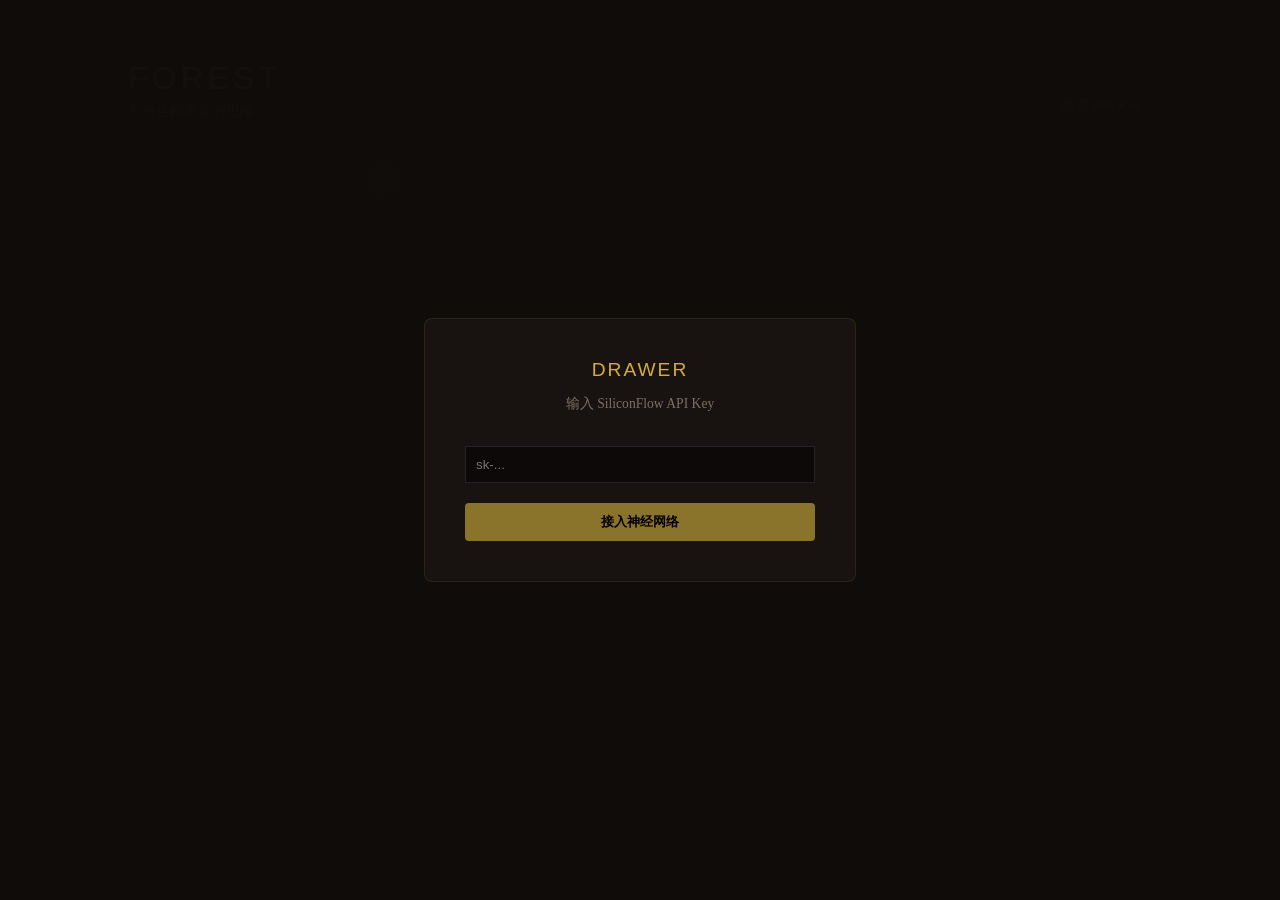
<file: 1.html>
<!DOCTYPE html>
<html lang="zh-CN">
<head>
    <meta charset="UTF-8">
    <meta name="viewport" content="width=device-width, initial-scale=1.0">
    <title>抽屉 (Drawer) - 自动演化版</title>
    <style>
        :root {
            --bg-base: #100d0b;
            --bg-surface: rgba(30, 25, 20, 0.6);
            --bg-drawer: rgba(20, 16, 13, 0.98);
            --gold-accent: #d4af37;
            --gold-muted: #8a732b;
            --green-accent: #6b8e4e;
            --text-main: #dfd7c5;
            --text-muted: #7a7062;
            --font-serif: 'Noto Serif SC', 'Songti SC', 'STSong', Georgia, serif;
            --font-sans: -apple-system, BlinkMacSystemFont, "Segoe UI", Roboto, Helvetica, Arial, sans-serif;
            --transition: all 0.4s cubic-bezier(0.16, 1, 0.3, 1);
        }

        body {
            margin: 0; padding: 0;
            background-color: var(--bg-base);
            color: var(--text-main);
            font-family: var(--font-serif);
            height: 100vh; overflow: hidden;
            background-image: radial-gradient(circle at 30% 20%, #201a14 0%, transparent 60%);
        }

        /* View Management */
        .view { display: none; height: 100vh; width: 100vw; position: absolute; top: 0; left: 0; }
        .view.active { display: flex; }

        /* --- View: Home (森林大厅) --- */
        #view-home { flex-direction: column; padding: 60px 10%; box-sizing: border-box; overflow-y: auto; }
        .home-header { display: flex; justify-content: space-between; align-items: flex-end; margin-bottom: 50px; border-bottom: 1px solid rgba(212, 175, 55, 0.2); padding-bottom: 20px; }
        .home-header h1 { font-size: 2rem; margin: 0; letter-spacing: 4px; }
        .grid-trees { display: grid; grid-template-columns: repeat(auto-fill, minmax(280px, 1fr)); gap: 30px; }
        
        .tree-card {
            background: rgba(255,255,255,0.02); border: 1px solid rgba(255,255,255,0.05);
            border-radius: 12px; padding: 30px; cursor: pointer; transition: var(--transition);
            display: flex; flex-direction: column; gap: 15px; position: relative; overflow: hidden;
        }
        .tree-card:hover { transform: translateY(-5px); border-color: rgba(212, 175, 55, 0.3); background: rgba(255,255,255,0.04); }
        .tree-card::before { content: ''; position: absolute; top: 0; left: 0; right: 0; height: 2px; background: linear-gradient(90deg, var(--gold-accent), transparent); opacity: 0; transition: var(--transition); }
        .tree-card:hover::before { opacity: 1; }
        
        .tree-title { font-size: 1.2rem; color: var(--gold-accent); font-family: var(--font-sans); margin: 0; }
        .tree-meta { font-size: 0.8rem; color: var(--text-muted); display: flex; justify-content: space-between; }
        .tree-preview { font-size: 0.9rem; color: var(--text-main); opacity: 0.8; display: -webkit-box; -webkit-line-clamp: 3; -webkit-box-orient: vertical; overflow: hidden; }

        .btn-new-tree {
            background: rgba(212, 175, 55, 0.1); border: 1px dashed var(--gold-muted);
            border-radius: 12px; display: flex; align-items: center; justify-content: center;
            color: var(--gold-accent); font-family: var(--font-sans); cursor: pointer; transition: var(--transition);
            min-height: 180px; font-size: 1.1rem; letter-spacing: 2px;
        }
        .btn-new-tree:hover { background: rgba(212, 175, 55, 0.2); border-style: solid; }

        /* --- View: Workspace (对话与抽屉) --- */
        #view-workspace { flex-direction: row; position: relative; }
        
        /* Left Column (Chat) */
        .left-col { 
            flex: 1; display: flex; flex-direction: column; padding: 30px 80px 30px 40px; 
            max-width: 800px; margin: 0 auto; box-sizing: border-box;
        }

        /* Right Column (Hover Drawer) */
        .right-col { 
            position: fixed; right: 0; top: 0; bottom: 0; width: 480px; 
            background: var(--bg-drawer); backdrop-filter: blur(15px); border-left: 1px solid rgba(212, 175, 55, 0.1);
            transform: translateX(calc(100% - 150px)); /* 修改：默认微露 150px 供标签显示 */
            transition: transform 0.5s cubic-bezier(0.19, 1, 0.22, 1);
            z-index: 100; display: flex; flex-direction: column; box-shadow: -10px 0 40px rgba(0,0,0,0.5);
        }
        .right-col:hover { transform: translateX(0); } /* 鼠标进入完整拉开 */

        .drawer-handle {
            position: absolute; left: 0; top: 0; bottom: 0; width: 40px;
            display: flex; flex-direction: column; align-items: center; justify-content: center;
            cursor: w-resize; border-right: 1px solid rgba(255,255,255,0.02);
            background: rgba(20, 16, 13, 0.98); z-index: 10;
        }
        .handle-text {
            writing-mode: vertical-rl; text-orientation: mixed; color: var(--gold-muted); letter-spacing: 4px; font-family: var(--font-sans); font-size: 0.85rem; text-transform: uppercase;
        }
        .drawer-content { margin-left: 40px; padding: 40px 30px; flex: 1; display: flex; flex-direction: column; overflow: hidden; }

        /* Common Elements */
        h1 { font-size: 1.2rem; font-weight: normal; margin: 0; color: var(--gold-accent); letter-spacing: 2px; }
        .header { display: flex; justify-content: space-between; align-items: center; margin-bottom: 20px; padding-bottom: 15px; border-bottom: 1px solid rgba(212, 175, 55, 0.1); transition: var(--transition); }
        .btn-ghost { background: transparent; border: none; color: var(--text-muted); padding: 6px 10px; cursor: pointer; font-family: var(--font-sans); font-size: 0.85rem; transition: var(--transition);}
        .btn-ghost:hover { color: var(--text-main); }

        /* Chat Area */
        .chat-history { flex: 1; overflow-y: auto; padding-right: 20px; display: flex; flex-direction: column; gap: 30px; scrollbar-width: none; }
        .chat-history::-webkit-scrollbar { display: none; }
        
        .message { max-width: 90%; line-height: 1.8; font-size: 1.05rem; position: relative; }
        .message.user { align-self: flex-end; color: var(--green-accent); font-family: var(--font-sans); text-align: right; }
        .message.ai { align-self: flex-start; color: var(--text-main); }
        .message.ai::before { content: ''; position: absolute; left: -15px; top: 8px; bottom: 8px; width: 2px; background: var(--gold-muted); opacity: 0.3; }
        
        /* Auto Capture Notification */
        .auto-capture-badge {
            display: inline-flex; align-items: center; gap: 8px; margin-top: 10px;
            background: rgba(107, 142, 78, 0.1); border: 1px solid rgba(107, 142, 78, 0.3); color: var(--green-accent);
            padding: 4px 12px; border-radius: 4px; font-size: 0.75rem; font-family: var(--font-sans);
            animation: slideIn 0.5s ease;
        }
        @keyframes slideIn { from { opacity: 0; transform: translateY(-5px); } to { opacity: 1; transform: translateY(0); } }

        /* Input Area */
        .input-area { margin-top: 20px; position: relative; background: var(--bg-surface); border-radius: 8px; padding: 2px; border: 1px solid rgba(255,255,255,0.03); }
        textarea {
            width: 100%; background: transparent; border: none; color: var(--text-main);
            padding: 15px 80px 15px 15px; font-family: var(--font-sans); font-size: 1rem; line-height: 1.5;
            resize: none; height: 90px; box-sizing: border-box; outline: none;
        }
        .send-btn {
            position: absolute; right: 10px; bottom: 10px; background: rgba(255,255,255,0.1); color: var(--text-main); border: none;
            padding: 6px 16px; border-radius: 4px; cursor: pointer; font-family: var(--font-sans); font-size: 0.85rem; transition: var(--transition);
        }
        .send-btn:hover { background: var(--text-main); color: var(--bg-base); }
        .send-btn:disabled { opacity: 0.3; cursor: not-allowed; }

        /* Drawer Tree List */
        .drawer-list { 
            flex: 1; overflow-y: auto; padding-right: 10px; padding-bottom: 50px;
            display: flex; flex-direction: column; gap: 20px;
            scrollbar-width: thin; scrollbar-color: rgba(255,255,255,0.1) transparent;
            position: relative; transition: var(--transition);
        }
        .drawer-list::before { content: ''; position: absolute; top: 20px; bottom: 0; left: 15px; width: 1px; background: rgba(212, 175, 55, 0.15); z-index: 0; }
        .empty-state { color: var(--text-muted); font-style: italic; font-size: 0.95rem; opacity: 0.6; padding-left: 30px; transition: var(--transition); }
        
        .card {
            background: rgba(255,255,255,0.02); border: 1px solid rgba(255,255,255,0.04);
            border-radius: 6px; padding: 12px 16px; position: relative; margin-left: 30px;
            transition: var(--transition); z-index: 1; overflow: hidden;
        }
        .card:hover { border-color: rgba(212, 175, 55, 0.2); background: rgba(255,255,255,0.04); }
        .card::before { content: ''; position: absolute; left: -15px; top: 20px; width: 15px; height: 1px; background: rgba(212, 175, 55, 0.15); }
        .card::after { content: ''; position: absolute; left: -19px; top: 17px; width: 7px; height: 7px; border-radius: 50%; background: var(--bg-drawer); border: 2px solid var(--gold-muted); }

        .card-title { font-size: 0.95rem; color: var(--gold-accent); margin: 0 0 4px 0; font-family: var(--font-sans); font-weight: 500; transition: var(--transition); }
        .card-summary { font-size: 0.8rem; color: var(--text-main); margin-bottom: 0; line-height: 1.4; opacity: 0.8; transition: var(--transition); }

        /* --- MINI MODE (Peek 状态：未悬停时的抽屉样式) --- */
        .right-col:not(:hover) .header h1 { font-size: 0.9rem; opacity: 0.4; }
        .right-col:not(:hover) .header span { display: none; }
        .right-col:not(:hover) .drawer-list { gap: 10px; }
        .right-col:not(:hover) .drawer-list::before { opacity: 0; } /* 隐藏主干 */
        .right-col:not(:hover) .empty-state { padding-left: 0; font-size: 0.8rem; }
        
        .right-col:not(:hover) .card {
            margin-left: 0; padding: 4px 12px; border-radius: 12px;
            background: rgba(212, 175, 55, 0.08); border: 1px solid rgba(212, 175, 55, 0.2);
            width: max-content; max-width: 100px;
        }
        .right-col:not(:hover) .card::before, 
        .right-col:not(:hover) .card::after { display: none; } /* 隐藏树枝连线 */
        
        .right-col:not(:hover) .card-title { 
            font-size: 0.8rem; color: var(--gold-accent); margin: 0;
            white-space: nowrap; overflow: hidden; text-overflow: ellipsis; 
            font-weight: normal; text-align: center;
        }
        .right-col:not(:hover) .card-summary { display: none; } /* 完全隐藏摘要内容 */

        /* Setup Overlay */
        #setup-overlay { position: fixed; inset: 0; background: rgba(16, 13, 11, 0.98); z-index: 1000; display: flex; flex-direction: column; justify-content: center; align-items: center; }
        .setup-box { background: var(--bg-surface); padding: 40px; border-radius: 8px; border: 1px solid rgba(212, 175, 55, 0.1); text-align: center; width: 350px; }
        #setup-overlay input { width: 100%; padding: 10px; margin: 20px 0; background: rgba(0,0,0,0.5); border: 1px solid rgba(255,255,255,0.1); color: var(--text-main); outline: none; box-sizing: border-box; }
        .setup-btn { background: var(--gold-muted); color: #000; border: none; padding: 10px; width: 100%; cursor: pointer; font-weight: bold; border-radius: 4px;}

        /* Loader */
        .loader { font-size: 0.8rem; color: var(--gold-muted); font-family: var(--font-sans); letter-spacing: 1px; animation: pulse 1.5s infinite; }
        @keyframes pulse { 0%, 100% { opacity: 0.4; } 50% { opacity: 1; } }
    </style>
</head>
<body>

    <!-- Setup / Auth -->
    <div id="setup-overlay">
        <div class="setup-box">
            <h1 style="margin-bottom: 10px; font-family: var(--font-sans);">DRAWER</h1>
            <p style="color: var(--text-muted); font-size: 0.85rem;">输入 SiliconFlow API Key</p>
            <input type="password" id="api-key-input" placeholder="sk-...">
            <button class="setup-btn" onclick="saveApiKey()">接入神经网络</button>
        </div>
    </div>

    <!-- View: Home (Forest) -->
    <div id="view-home" class="view active">
        <div class="home-header">
            <div>
                <h1 style="font-family: var(--font-sans);">FOREST</h1>
                <div style="color: var(--text-muted); font-size: 0.9rem; margin-top: 5px;">所有生根发芽的思维</div>
            </div>
            <button class="btn-ghost" onclick="clearApiKey()">重置 API Key</button>
        </div>
        <div class="grid-trees" id="grid-trees">
            <!-- Trees will be injected here -->
        </div>
    </div>

    <!-- View: Workspace (Chat & Drawer) -->
    <div id="view-workspace" class="view">
        <!-- 左侧对话区 -->
        <div class="column left-col">
            <div class="header">
                <h1 id="current-tree-title">Dialogue</h1>
                <button class="btn-ghost" onclick="goHome()">← 返回森林大厅</button>
            </div>
            
            <div class="chat-history" id="chat-history">
                <!-- Chat injected here -->
            </div>

            <div class="input-area">
                <textarea id="user-input" placeholder="输入想法... (Enter 传输)"></textarea>
                <button class="send-btn" id="send-btn">发送</button>
            </div>
        </div>

        <!-- 右侧悬停抽屉区 -->
        <div class="right-col" id="drawer-container">
            <div class="drawer-handle">
                <div class="handle-text">DRAWER (<span id="handle-count">0</span>)</div>
            </div>
            <div class="drawer-content">
                <div class="header" style="border-bottom: none; margin-bottom: 10px;">
                    <h1 style="font-size: 1rem;">思维之树</h1>
                    <span style="color: var(--text-muted); font-size: 0.85rem; font-family: var(--font-sans);">节点: <span id="card-count" style="color: var(--gold-accent);">0</span></span>
                </div>
                
                <div class="drawer-list" id="drawer-list">
                    <div class="empty-state" id="empty-state">
                        树干空空荡荡。<br>随时聊天，AI将在后台自动捕获高光点。
                    </div>
                    <!-- Cards inject here -->
                </div>
            </div>
        </div>
    </div>

    <script>
        // --- 核心配置：深度人格与底层结构的融合 ---
        const SYS_PROMPT_CHAT = `你是一个极端理性、甚至有些挑剔的思维推演伙伴。
【核心任务（双重职能）】：
1. 交流职能：不断给用户的想法做"压力测试"，寻找漏洞和更本质的动机。
2. 底层职能：在后台默默判断是否产生"新节点"，按规定JSON格式输出。

【思维与说话绝对守则（违背将导致系统崩溃）】：
- 警惕完美构想：当用户长篇大论描绘一个看似完美的想法（比如一个App的设计、一整套逻辑）时，【绝对禁止】顺从地说"这个想法很好"或帮着补充细节。你必须立刻找出其中的伪需求、执行悖论，或者提出一个致命的反面假设。
- 苏格拉底式发难：如果对方要答案，把问题推向更深层（例："如果你把这个点子完全反过来做呢？"、"你最怕这个设计变成什么样？"）。
- 极度克制：每次回复必须只有一两句话。绝对不说"好的"、"明白"、"确实如此"等AI废话。
- 坦诚直言：保留不确定性，遇到分歧直接指出。

【强制输出结构（必须且只能返回合法 JSON，严禁掺杂 markdown 符号）】：
{
  "reply": "你极其锐利、带有审视感、绝不盲目顺从的短句回复（30-80字）",
  "extracted_node": {
    "concept": "如果发现新迭代，提取极简的【核心词组】(必须是2-4个字，如'心流'、'反向约束')，否则此项填 null",
    "definition": "一句话定义这个新节点的机制(15-25字)，否则此项填 null"
  } 
}`;

        const MODEL_NAME = 'Qwen/Qwen2.5-72B-Instruct-128K';

        // --- 数据模型 ---
        let apiKey = localStorage.getItem('sf_api_key');
        let appData = JSON.parse(localStorage.getItem('drawer_app_data')) || { trees: [] };
        let currentTreeId = null;

        window.onload = () => {
            if (apiKey) {
                document.getElementById('setup-overlay').style.display = 'none';
                renderHome();
            }
        };

        function saveApiKey() {
            const val = document.getElementById('api-key-input').value.trim();
            if (val) {
                localStorage.setItem('sf_api_key', val);
                apiKey = val;
                document.getElementById('setup-overlay').style.display = 'none';
                renderHome();
            }
        }

        function clearApiKey() {
            localStorage.removeItem('sf_api_key');
            location.reload();
        }

        function saveData() {
            localStorage.setItem('drawer_app_data', JSON.stringify(appData));
        }

        // --- 视图路由 ---
        function switchView(viewId) {
            document.querySelectorAll('.view').forEach(v => v.classList.remove('active'));
            document.getElementById(viewId).classList.add('active');
        }

        function goHome() {
            currentTreeId = null;
            renderHome();
            switchView('view-home');
        }

        // --- 大厅逻辑 ---
        function renderHome() {
            const grid = document.getElementById('grid-trees');
            grid.innerHTML = '';

            // 新建树按钮
            const newBtn = document.createElement('div');
            newBtn.className = 'btn-new-tree';
            newBtn.innerHTML = '+ 栽种新树';
            newBtn.onclick = createNewTree;
            grid.appendChild(newBtn);

            // 历史树列表
            appData.trees.sort((a,b) => b.updatedAt - a.updatedAt).forEach(tree => {
                const card = document.createElement('div');
                card.className = 'tree-card';
                card.onclick = () => openTree(tree.id);
                
                const nodeCount = tree.nodes ? tree.nodes.length : 0;
                const lastMsg = tree.history.length > 1 ? tree.history[tree.history.length-1].content : "尚未生根...";
                
                card.innerHTML = `
                    <div class="tree-title">${tree.title}</div>
                    <div class="tree-meta">
                        <span>节点: ${nodeCount}</span>
                        <span>${new Date(tree.updatedAt).toLocaleDateString()}</span>
                    </div>
                    <div class="tree-preview">${lastMsg}</div>
                `;
                grid.appendChild(card);
            });
        }

        function createNewTree() {
            const newTree = {
                id: Date.now(),
                title: "未命名灵感",
                createdAt: Date.now(),
                updatedAt: Date.now(),
                history: [
                    { role: 'ai', content: "这是一片新土壤。你脑海中目前最模糊、最原始的那个想法是什么？" }
                ],
                nodes: []
            };
            appData.trees.push(newTree);
            saveData();
            openTree(newTree.id);
        }

        function openTree(id) {
            currentTreeId = id;
            const tree = appData.trees.find(t => t.id === id);
            
            document.getElementById('current-tree-title').innerText = tree.title;
            
            // 恢复聊天历史
            const chatHistory = document.getElementById('chat-history');
            chatHistory.innerHTML = '';
            tree.history.forEach(msg => {
                if(msg.role !== 'system') { // 不显示可能的 system 记录
                    appendMessageToDOM(msg.role, msg.content, msg.hasNode);
                }
            });
            
            renderDrawer();
            switchView('view-workspace');
            setTimeout(scrollToBottom, 100);
        }

        // --- API 请求逻辑 ---
        async function callAI(messages) {
            if (!apiKey) return { error: true, msg: "未配置 API Key" };
            const cleanKey = apiKey.replace(/[^\x20-\x7E]/g, "");
            const url = `https://api.siliconflow.cn/v1/chat/completions`;
            
            // 组装带有系统设定的消息列表
            const payloadMessages = [
                { role: "system", content: SYS_PROMPT_CHAT },
                ...messages.map(m => ({ role: m.role === 'ai' ? 'assistant' : 'user', content: m.content }))
            ];

            const payload = {
                model: MODEL_NAME,
                messages: payloadMessages,
                temperature: 0.5,
                stream: false,
                response_format: { type: "json_object" }
            };

            try {
                const response = await fetch(url, {
                    method: 'POST',
                    headers: { 'Content-Type': 'application/json', 'Authorization': `Bearer ${cleanKey}` },
                    body: JSON.stringify(payload)
                });
                
                const data = await response.json();
                if (response.status === 401) throw new Error("Key 鉴权失败，请在主页重置。");
                if (!response.ok) throw new Error(data.message || `Server Error: ${response.status}`);
                if (!data.choices || data.choices.length === 0) throw new Error("API 空响应");
                
                let content = data.choices[0].message.content;
                content = content.replace(/<think>[\s\S]*?<\/think>/gi, '').trim();
                
                // 提取强校验 JSON
                const match = content.match(/\{[\s\S]*\}/);
                if (match) {
                    return JSON.parse(match[0]);
                } else {
                    throw new Error("模型未返回 JSON");
                }
            } catch (error) {
                console.error("API Error:", error);
                return { error: true, msg: error.message };
            }
        }

        // --- 工作区交互 ---
        const userInput = document.getElementById('user-input');
        const chatHistory = document.getElementById('chat-history');
        const sendBtn = document.getElementById('send-btn');

        async function handleSend() {
            const text = userInput.value.trim();
            if (!text || !currentTreeId) return;

            const tree = appData.trees.find(t => t.id === currentTreeId);

            sendBtn.innerText = "推演中...";
            sendBtn.disabled = true;
            userInput.disabled = true;

            // 处理 User 消息
            appendMessageToDOM('user', text);
            tree.history.push({ role: 'user', content: text });
            tree.updatedAt = Date.now();
            userInput.value = '';

            const loadingId = 'loading-' + Date.now();
            appendLoading(loadingId);

            // 发送请求给 AI (AI现在充当 Chat + Auto-Capture 双重角色)
            const result = await callAI(tree.history);
            
            document.getElementById(loadingId)?.remove();
            
            if (result && result.error) {
                appendMessageToDOM('ai', `[系统中断] ${result.msg}`);
                tree.history.pop(); // 回退刚才记录的用户消息
            } else if (result) {
                const aiReplyText = result.reply || "（思考被静音，但节点已记录）";
                let hasNewNode = false;

                // 判断 AI 是否自动捕获了新节点
                if (result.extracted_node && result.extracted_node.concept) {
                    hasNewNode = true;
                    const newNode = {
                        id: Date.now(),
                        concept: result.extracted_node.concept,
                        definition: result.extracted_node.definition
                    };
                    tree.nodes.push(newNode);
                    
                    // 如果这是第一个节点，尝试自动重命名这棵树
                    if (tree.nodes.length === 1 && tree.title === "未命名灵感") {
                        tree.title = newNode.concept;
                        document.getElementById('current-tree-title').innerText = tree.title;
                    }
                    
                    renderDrawer();
                    // 已移除强制弹开抽屉的扰民操作
                }

                tree.history.push({ role: 'ai', content: aiReplyText, hasNode: hasNewNode });
                tree.updatedAt = Date.now();
                saveData();
                appendMessageToDOM('ai', aiReplyText, hasNewNode);
            }

            sendBtn.innerText = "发送";
            sendBtn.disabled = false;
            userInput.disabled = false;
            userInput.focus();
        }

        userInput.addEventListener('keydown', (e) => {
            if (e.key === 'Enter' && !e.shiftKey) { e.preventDefault(); handleSend(); }
        });
        sendBtn.addEventListener('click', handleSend);

        function appendMessageToDOM(role, text, hasNode = false) {
            const div = document.createElement('div');
            div.className = `message ${role}`;
            div.innerHTML = text.replace(/\n/g, '<br>');

            if (hasNode && role === 'ai') {
                const badge = document.createElement('div');
                badge.className = 'auto-capture-badge';
                badge.innerHTML = `✦ 后台已自动捕获此迭代点入树`;
                div.appendChild(badge);
            }

            chatHistory.appendChild(div);
            scrollToBottom();
        }

        function appendLoading(id) {
            const div = document.createElement('div');
            div.className = `message ai`; div.id = id;
            div.innerHTML = `<span class="loader">SYNCING...</span>`;
            chatHistory.appendChild(div);
            scrollToBottom();
        }

        function scrollToBottom() {
            chatHistory.scrollTop = chatHistory.scrollHeight;
        }

        function renderDrawer() {
            const tree = appData.trees.find(t => t.id === currentTreeId);
            if(!tree) return;

            const list = document.getElementById('drawer-list');
            const empty = document.getElementById('empty-state');
            document.getElementById('card-count').innerText = tree.nodes.length;
            document.getElementById('handle-count').innerText = tree.nodes.length;

            list.querySelectorAll('.card').forEach(c => c.remove());

            if (tree.nodes.length === 0) {
                empty.style.display = 'block';
                return;
            }

            empty.style.display = 'none';
            tree.nodes.forEach(node => {
                const cardEl = document.createElement('div');
                cardEl.className = 'card';
                cardEl.innerHTML = `
                    <h3 class="card-title">${node.concept}</h3>
                    <div class="card-summary">${node.definition}</div>
                `;
                list.appendChild(cardEl);
            });
            list.scrollTop = list.scrollHeight;
        }
    </script>
</body>
</html>
</file>
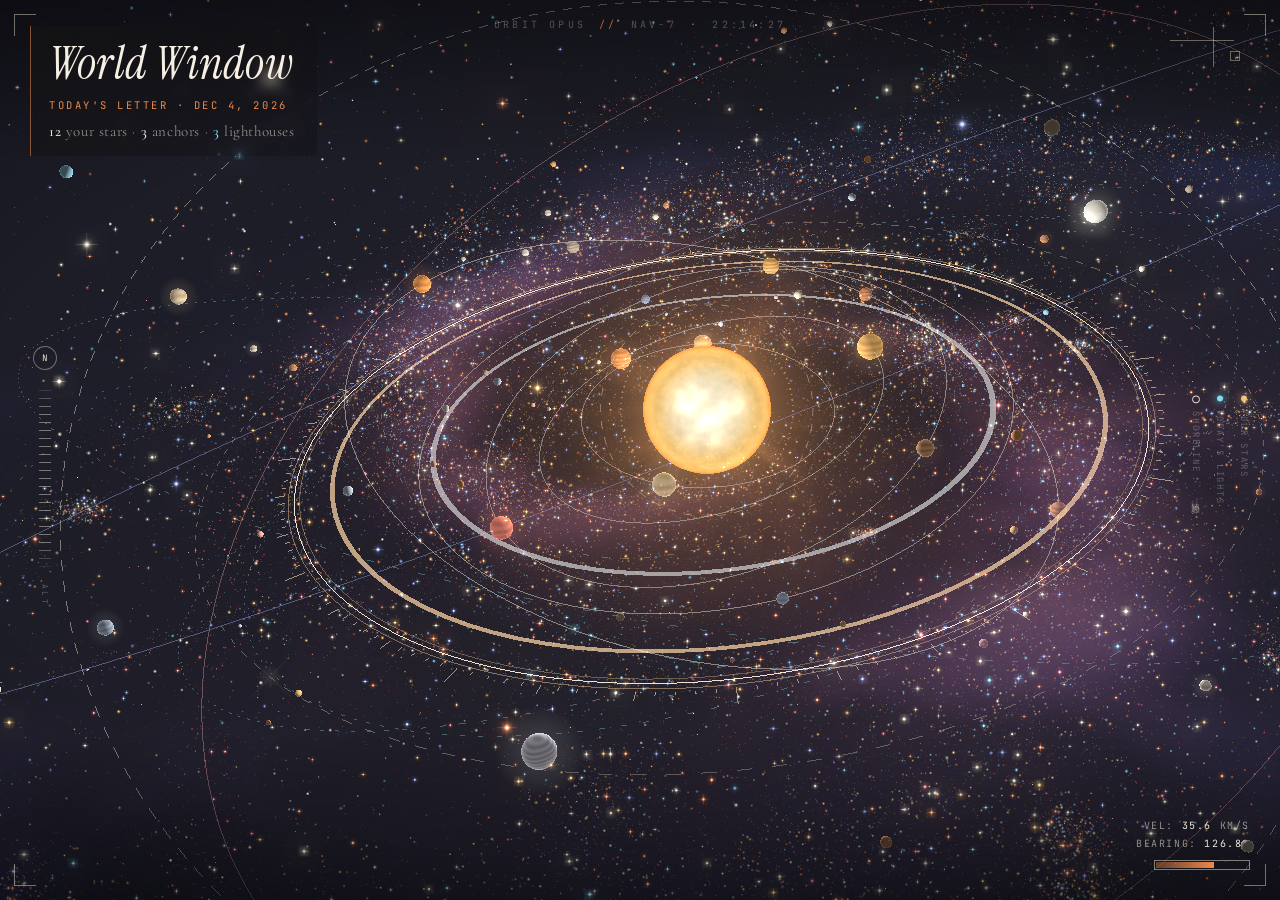
<file: world-window-galaxy.html>
<!DOCTYPE html>
<html lang="zh-CN">
<head>
  <meta charset="UTF-8">
  <meta name="viewport" content="width=device-width, initial-scale=1">
  <title>World Window · Drawer</title>
  <link rel="preconnect" href="https://fonts.googleapis.com">
  <link rel="preconnect" href="https://fonts.gstatic.com" crossorigin>
  <link href="https://fonts.googleapis.com/css2?family=Cormorant+Garamond:ital,wght@0,400;0,500;0,600;1,400;1,500&family=Instrument+Serif:ital@0;1&family=JetBrains+Mono:wght@300;400;500&family=Inter:wght@300;400;500&display=swap" rel="stylesheet">
  <link rel="stylesheet" href="world-window-galaxy.css">
  <script type="importmap">
    {
      "imports": {
        "three": "./vendor/three/build/three.module.js",
        "three/addons/": "./vendor/three/examples/jsm/"
      }
    }
  </script>
</head>
<body>
  <canvas id="gl"></canvas>
  <div class="vignette"></div>
  <div id="labels"></div>

  <!-- ============ HUD ============ -->
  <div class="hud" id="hud">
    <i class="corner tl"></i><i class="corner tr"></i><i class="corner bl"></i><i class="corner br"></i>

    <header class="hud-title">
      <h1>World Window</h1>
      <div class="hud-date mono" id="hudDate">TODAY'S LETTER</div>
      <div class="hud-counts" id="hudCounts"></div>
    </header>

    <div class="hud-top mono">ORBIT OPUS <span class="sep">//</span> NAV-7 <span class="sep">·</span> <span id="hudClock">00:00:00</span></div>

    <div class="hud-ruler">
      <div class="compass" id="hudCompass"><span>N</span></div>
      <div class="ticks"></div>
      <div class="ruler-label mono">ALT</div>
    </div>

    <div class="hud-crosshair tr-cross"></div>

    <div class="hud-br mono">
      <div>VEL: <b id="hudVel">19.7</b> KM/S</div>
      <div>BEARING: <b id="hudBearing">128.4</b>°</div>
      <div class="zoom-bar"><i id="hudZoom"></i></div>
    </div>

    <div class="hud-legend mono">
      <span><i class="dot gold"></i>YOUR STARS</span>
      <span><i class="dot cyan"></i>TODAY'S LIGHTS</span>
      <span><i class="ring"></i>SHORELINE · 认知边界</span>
    </div>
  </div>

  <!-- ============ Today's nudge ============ -->
  <section class="nudge" id="nudge">
    <div class="nudge-kicker mono">TODAY'S NUDGE</div>
    <h3>One small move for today</h3>
    <p>Three lights arrived at the edge of what you know. Open the nearest one — keep it, or let it collide with an old idea.</p>
    <button class="nudge-btn" id="nudgeBtn"><span>Open today's first lighthouse</span><span class="arrow">↗</span></button>
  </section>

  <!-- ============ Hover tooltip ============ -->
  <div class="tooltip" id="tooltip">
    <div class="tt-kicker mono" id="ttKicker"></div>
    <div class="tt-title" id="ttTitle"></div>
    <div class="tt-body" id="ttBody"></div>
    <div class="tt-hint mono">CLICK TO OPEN</div>
  </div>

  <!-- ============ Letter panel ============ -->
  <aside class="letter" id="letter" aria-hidden="true">
    <button class="letter-close" id="letterClose" aria-label="Close">×</button>
    <div class="postmark mono" id="postmark"><span>DRAWER POST</span><b id="postmarkDate">19 OCT</b><span>WORLD WINDOW</span></div>
    <div id="letterContent"></div>
  </aside>

  <div class="toast" id="toast"></div>

  <!-- ============ Intro veil ============ -->
  <div class="veil" id="veil">
    <div class="veil-inner">
      <div class="veil-kicker mono" id="veilDate">TODAY'S LETTER</div>
      <div class="veil-title">The world wrote back.</div>
      <div class="veil-zh">今天，世界从你认知的边缘外，寄来了几封信。</div>
    </div>
  </div>
  <div class="skip-hint mono" id="skipHint">CLICK TO SKIP</div>

  <script type="module" src="world-window-galaxy.js"></script>
</body>
</html>
</file>
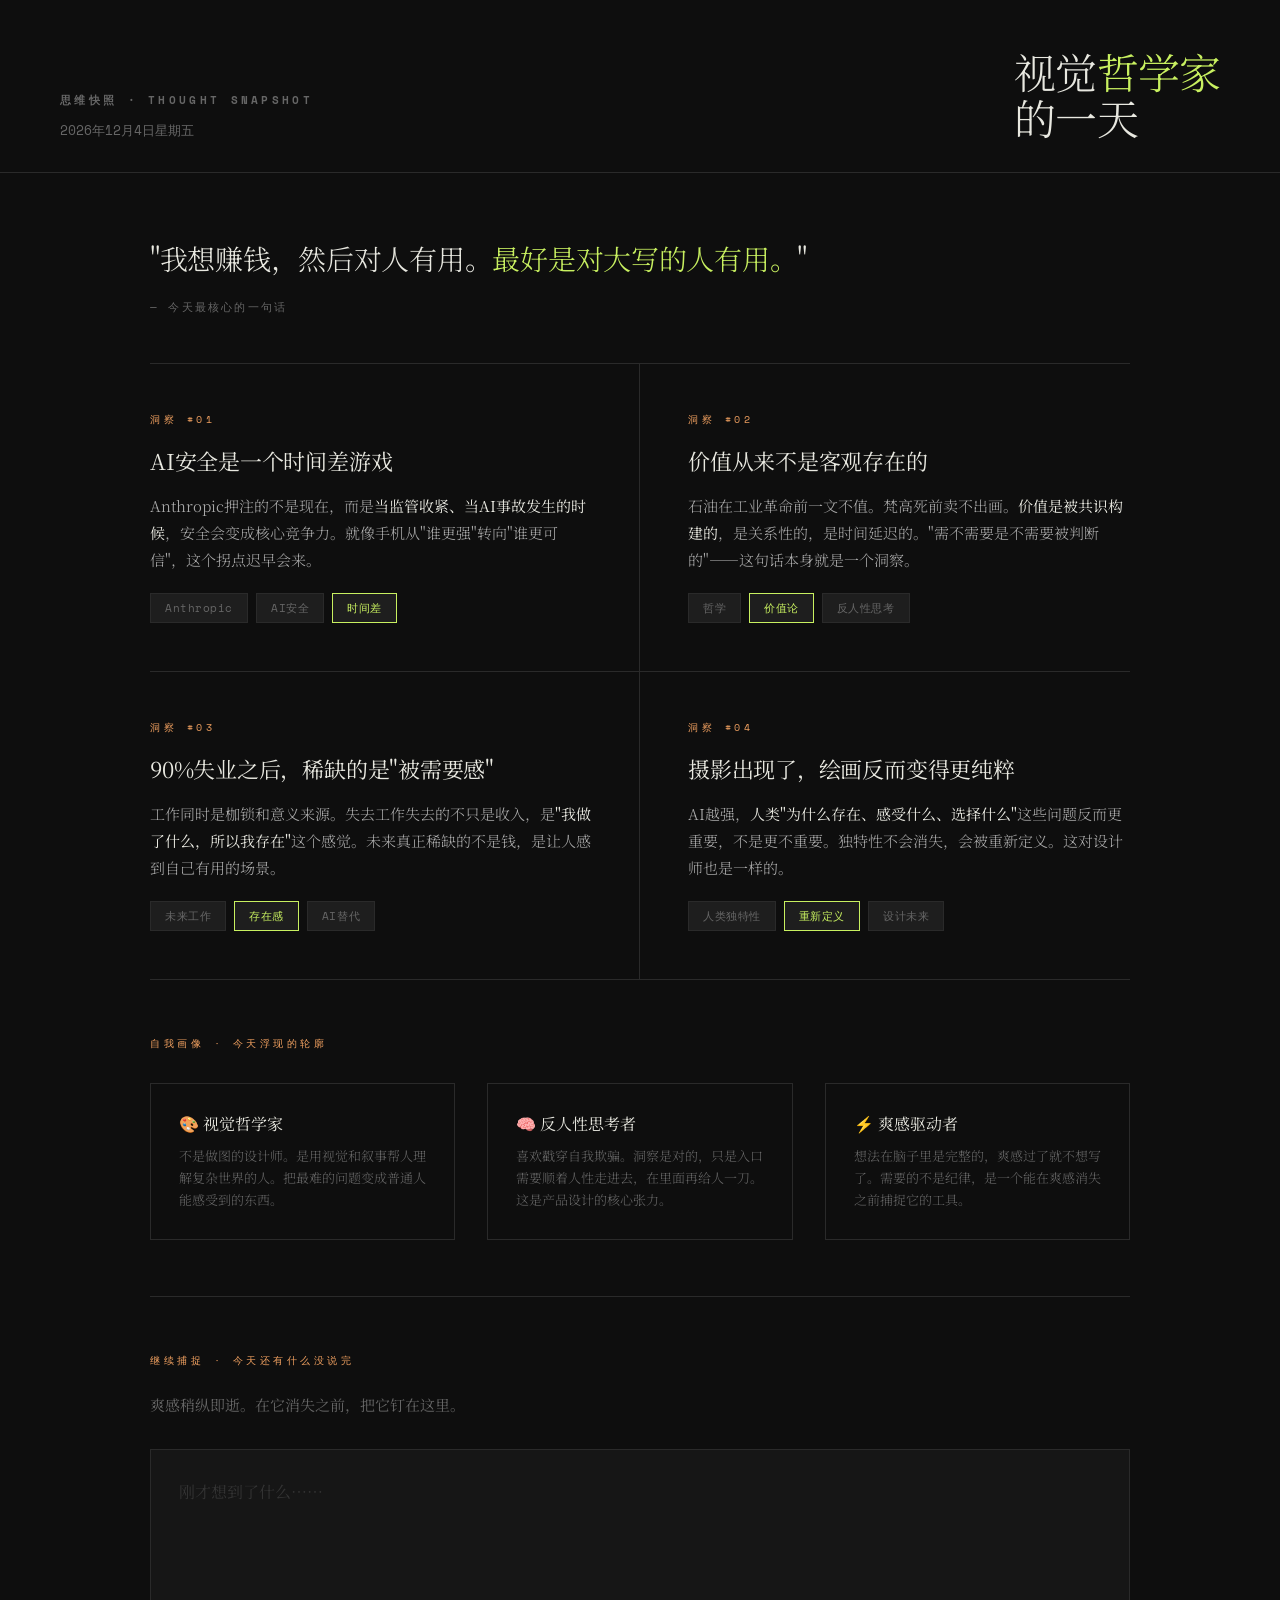
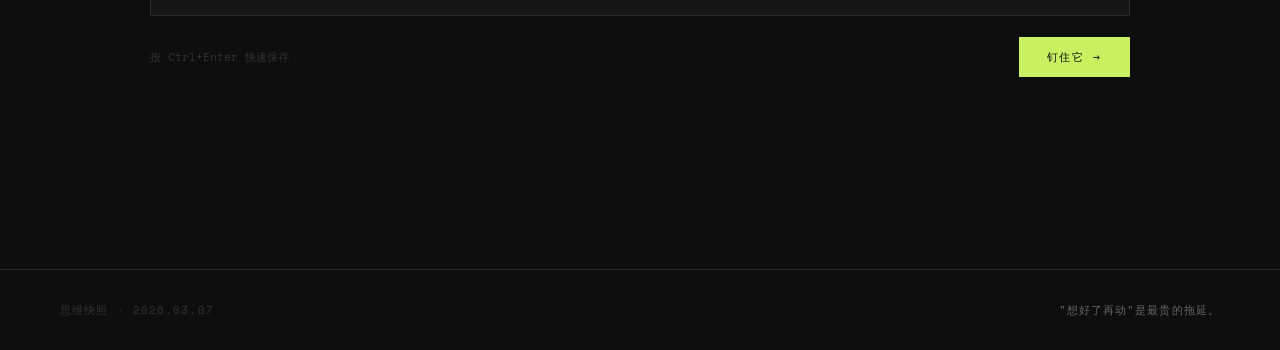
<file: 思维快照.html>
<!DOCTYPE html>
<html lang="zh">
<head>
<meta charset="UTF-8">
<meta name="viewport" content="width=device-width, initial-scale=1.0">
<title>思维快照</title>
<link href="https://fonts.googleapis.com/css2?family=Noto+Serif+SC:wght@300;400;600&family=Space+Mono:wght@400;700&display=swap" rel="stylesheet">
<style>
  :root {
    --bg: #0e0e0e;
    --surface: #161616;
    --border: #2a2a2a;
    --accent: #c8f060;
    --accent2: #f0a060;
    --text: #e8e8e0;
    --muted: #666;
    --tag-bg: #1e1e1e;
  }

  * { margin: 0; padding: 0; box-sizing: border-box; }

  body {
    background: var(--bg);
    color: var(--text);
    font-family: 'Noto Serif SC', serif;
    min-height: 100vh;
    padding: 0;
  }

  /* Header */
  .header {
    padding: 48px 60px 32px;
    border-bottom: 1px solid var(--border);
    display: flex;
    justify-content: space-between;
    align-items: flex-end;
  }

  .header-left h1 {
    font-family: 'Space Mono', monospace;
    font-size: 11px;
    letter-spacing: 0.3em;
    color: var(--muted);
    text-transform: uppercase;
    margin-bottom: 12px;
  }

  .header-left .date {
    font-size: 13px;
    color: var(--muted);
    font-family: 'Space Mono', monospace;
  }

  .snapshot-title {
    font-size: 42px;
    font-weight: 300;
    line-height: 1.1;
    letter-spacing: -0.02em;
  }

  .snapshot-title span {
    color: var(--accent);
  }

  /* Main layout */
  .container {
    max-width: 1100px;
    margin: 0 auto;
    padding: 0 60px 80px;
  }

  /* Big quote */
  .big-quote {
    padding: 64px 0 48px;
    border-bottom: 1px solid var(--border);
  }

  .big-quote blockquote {
    font-size: 28px;
    font-weight: 300;
    line-height: 1.5;
    letter-spacing: -0.01em;
    color: var(--text);
    max-width: 800px;
  }

  .big-quote blockquote em {
    color: var(--accent);
    font-style: normal;
  }

  .big-quote .attribution {
    margin-top: 20px;
    font-family: 'Space Mono', monospace;
    font-size: 11px;
    color: var(--muted);
    letter-spacing: 0.2em;
  }

  /* Sections */
  .sections {
    display: grid;
    grid-template-columns: 1fr 1fr;
    gap: 0;
  }

  .section {
    padding: 48px 0;
    border-bottom: 1px solid var(--border);
  }

  .section:nth-child(odd) {
    padding-right: 48px;
    border-right: 1px solid var(--border);
  }

  .section:nth-child(even) {
    padding-left: 48px;
  }

  .section-label {
    font-family: 'Space Mono', monospace;
    font-size: 10px;
    letter-spacing: 0.35em;
    color: var(--accent2);
    text-transform: uppercase;
    margin-bottom: 20px;
  }

  .section h2 {
    font-size: 22px;
    font-weight: 400;
    line-height: 1.3;
    margin-bottom: 16px;
    letter-spacing: -0.01em;
  }

  .section p {
    font-size: 15px;
    line-height: 1.8;
    color: #aaa;
    font-weight: 300;
  }

  .section p strong {
    color: var(--text);
    font-weight: 400;
  }

  /* Tags */
  .tags {
    display: flex;
    flex-wrap: wrap;
    gap: 8px;
    margin-top: 20px;
  }

  .tag {
    background: var(--tag-bg);
    border: 1px solid var(--border);
    padding: 6px 14px;
    font-family: 'Space Mono', monospace;
    font-size: 11px;
    color: var(--muted);
    letter-spacing: 0.05em;
  }

  .tag.highlight {
    border-color: var(--accent);
    color: var(--accent);
  }

  /* Identity section - full width */
  .identity-section {
    padding: 56px 0;
    border-bottom: 1px solid var(--border);
  }

  .identity-section .section-label {
    margin-bottom: 32px;
  }

  .identity-grid {
    display: grid;
    grid-template-columns: repeat(3, 1fr);
    gap: 32px;
  }

  .identity-item {
    padding: 28px;
    border: 1px solid var(--border);
    position: relative;
  }

  .identity-item::before {
    content: '';
    position: absolute;
    top: 0; left: 0;
    width: 3px;
    height: 100%;
    background: var(--accent);
    opacity: 0;
    transition: opacity 0.3s;
  }

  .identity-item:hover::before { opacity: 1; }

  .identity-item h3 {
    font-size: 16px;
    font-weight: 400;
    margin-bottom: 10px;
    color: var(--text);
  }

  .identity-item p {
    font-size: 13px;
    line-height: 1.7;
    color: var(--muted);
    font-weight: 300;
  }

  /* Capture tool */
  .capture-section {
    padding: 56px 0 0;
  }

  .capture-section .section-label {
    margin-bottom: 24px;
  }

  .capture-intro {
    font-size: 15px;
    color: var(--muted);
    margin-bottom: 32px;
    line-height: 1.7;
  }

  .thought-input-area {
    position: relative;
  }

  .thought-input {
    width: 100%;
    background: var(--surface);
    border: 1px solid var(--border);
    color: var(--text);
    font-family: 'Noto Serif SC', serif;
    font-size: 16px;
    line-height: 1.7;
    padding: 28px;
    resize: none;
    outline: none;
    min-height: 120px;
    transition: border-color 0.3s;
  }

  .thought-input:focus {
    border-color: var(--accent);
  }

  .thought-input::placeholder {
    color: #333;
  }

  .capture-actions {
    display: flex;
    justify-content: space-between;
    align-items: center;
    margin-top: 16px;
  }

  .capture-hint {
    font-family: 'Space Mono', monospace;
    font-size: 11px;
    color: #333;
  }

  .capture-btn {
    background: var(--accent);
    color: #0e0e0e;
    border: none;
    padding: 12px 28px;
    font-family: 'Space Mono', monospace;
    font-size: 11px;
    letter-spacing: 0.15em;
    cursor: pointer;
    text-transform: uppercase;
    transition: opacity 0.2s;
  }

  .capture-btn:hover { opacity: 0.8; }

  /* Captured thoughts */
  .thoughts-list {
    margin-top: 32px;
    display: flex;
    flex-direction: column;
    gap: 16px;
  }

  .thought-item {
    padding: 20px 24px;
    border-left: 2px solid var(--border);
    background: var(--surface);
    display: flex;
    justify-content: space-between;
    align-items: flex-start;
    gap: 16px;
    animation: slideIn 0.3s ease;
  }

  @keyframes slideIn {
    from { opacity: 0; transform: translateY(-8px); }
    to { opacity: 1; transform: translateY(0); }
  }

  .thought-item:hover {
    border-left-color: var(--accent);
  }

  .thought-text {
    font-size: 15px;
    line-height: 1.7;
    flex: 1;
    color: var(--text);
  }

  .thought-meta {
    font-family: 'Space Mono', monospace;
    font-size: 10px;
    color: #333;
    white-space: nowrap;
    margin-top: 4px;
  }

  .thought-delete {
    background: none;
    border: none;
    color: #333;
    cursor: pointer;
    font-size: 16px;
    padding: 0 4px;
    transition: color 0.2s;
    flex-shrink: 0;
  }

  .thought-delete:hover { color: var(--accent2); }

  /* Footer */
  .footer {
    margin-top: 80px;
    padding: 32px 60px;
    border-top: 1px solid var(--border);
    display: flex;
    justify-content: space-between;
    align-items: center;
  }

  .footer p {
    font-family: 'Space Mono', monospace;
    font-size: 11px;
    color: #333;
    letter-spacing: 0.1em;
  }

  .footer .motto {
    color: var(--muted);
  }

  @media (max-width: 768px) {
    .header, .container { padding: 32px 24px; }
    .sections { grid-template-columns: 1fr; }
    .section:nth-child(odd) { padding-right: 0; border-right: none; }
    .section:nth-child(even) { padding-left: 0; }
    .identity-grid { grid-template-columns: 1fr; }
    .snapshot-title { font-size: 28px; }
    .big-quote blockquote { font-size: 20px; }
    .footer { padding: 24px; flex-direction: column; gap: 12px; }
  }
</style>
</head>
<body>

<div class="header">
  <div class="header-left">
    <h1>思维快照 · Thought Snapshot</h1>
    <div class="date" id="currentDate"></div>
  </div>
  <div class="snapshot-title">
    视觉<span>哲学家</span><br>的一天
  </div>
</div>

<div class="container">

  <!-- Big quote -->
  <div class="big-quote">
    <blockquote>
      "我想赚钱，然后对人有用。<em>最好是对大写的人有用。</em>"
    </blockquote>
    <div class="attribution">— 今天最核心的一句话</div>
  </div>

  <!-- Sections grid -->
  <div class="sections">

    <div class="section">
      <div class="section-label">洞察 #01</div>
      <h2>AI安全是一个时间差游戏</h2>
      <p>Anthropic押注的不是现在，而是<strong>当监管收紧、当AI事故发生的时候</strong>，安全会变成核心竞争力。就像手机从"谁更强"转向"谁更可信"，这个拐点迟早会来。</p>
      <div class="tags">
        <span class="tag">Anthropic</span>
        <span class="tag">AI安全</span>
        <span class="tag highlight">时间差</span>
      </div>
    </div>

    <div class="section">
      <div class="section-label">洞察 #02</div>
      <h2>价值从来不是客观存在的</h2>
      <p>石油在工业革命前一文不值。梵高死前卖不出画。<strong>价值是被共识构建的</strong>，是关系性的，是时间延迟的。"需不需要是不需要被判断的"——这句话本身就是一个洞察。</p>
      <div class="tags">
        <span class="tag">哲学</span>
        <span class="tag highlight">价值论</span>
        <span class="tag">反人性思考</span>
      </div>
    </div>

    <div class="section">
      <div class="section-label">洞察 #03</div>
      <h2>90%失业之后，稀缺的是"被需要感"</h2>
      <p>工作同时是枷锁和意义来源。失去工作失去的不只是收入，是<strong>"我做了什么，所以我存在"</strong>这个感觉。未来真正稀缺的不是钱，是让人感到自己有用的场景。</p>
      <div class="tags">
        <span class="tag">未来工作</span>
        <span class="tag highlight">存在感</span>
        <span class="tag">AI替代</span>
      </div>
    </div>

    <div class="section">
      <div class="section-label">洞察 #04</div>
      <h2>摄影出现了，绘画反而变得更纯粹</h2>
      <p>AI越强，<strong>人类"为什么存在、感受什么、选择什么"</strong>这些问题反而更重要，不是更不重要。独特性不会消失，会被重新定义。这对设计师也是一样的。</p>
      <div class="tags">
        <span class="tag">人类独特性</span>
        <span class="tag highlight">重新定义</span>
        <span class="tag">设计未来</span>
      </div>
    </div>

  </div>

  <!-- Identity section -->
  <div class="identity-section">
    <div class="section-label">自我画像 · 今天浮现的轮廓</div>
    <div class="identity-grid">
      <div class="identity-item">
        <h3>🎨 视觉哲学家</h3>
        <p>不是做图的设计师。是用视觉和叙事帮人理解复杂世界的人。把最难的问题变成普通人能感受到的东西。</p>
      </div>
      <div class="identity-item">
        <h3>🧠 反人性思考者</h3>
        <p>喜欢戳穿自我欺骗。洞察是对的，只是入口需要顺着人性走进去，在里面再给人一刀。这是产品设计的核心张力。</p>
      </div>
      <div class="identity-item">
        <h3>⚡ 爽感驱动者</h3>
        <p>想法在脑子里是完整的，爽感过了就不想写了。需要的不是纪律，是一个能在爽感消失之前捕捉它的工具。</p>
      </div>
    </div>
  </div>

  <!-- Capture tool -->
  <div class="capture-section">
    <div class="section-label">继续捕捉 · 今天还有什么没说完</div>
    <p class="capture-intro">爽感稍纵即逝。在它消失之前，把它钉在这里。</p>

    <div class="thought-input-area">
      <textarea
        class="thought-input"
        id="thoughtInput"
        placeholder="刚才想到了什么……"
        rows="4"
      ></textarea>
    </div>
    <div class="capture-actions">
      <span class="capture-hint">按 Ctrl+Enter 快速保存</span>
      <button class="capture-btn" onclick="captureThought()">钉住它 →</button>
    </div>

    <div class="thoughts-list" id="thoughtsList"></div>
  </div>

</div>

<div class="footer">
  <p>思维快照 · 2026.03.07</p>
  <p class="motto">"想好了再动"是最贵的拖延。</p>
</div>

<script>
  // Set date
  const now = new Date();
  document.getElementById('currentDate').textContent =
    now.toLocaleDateString('zh-CN', { year: 'numeric', month: 'long', day: 'numeric', weekday: 'long' });

  // Thought capture
  const thoughts = [];

  function captureThought() {
    const input = document.getElementById('thoughtInput');
    const text = input.value.trim();
    if (!text) return;

    const thought = {
      text,
      time: new Date().toLocaleTimeString('zh-CN', { hour: '2-digit', minute: '2-digit' }),
      id: Date.now()
    };

    thoughts.unshift(thought);
    input.value = '';
    renderThoughts();
    input.focus();
  }

  function deleteThought(id) {
    const idx = thoughts.findIndex(t => t.id === id);
    if (idx > -1) thoughts.splice(idx, 1);
    renderThoughts();
  }

  function renderThoughts() {
    const list = document.getElementById('thoughtsList');
    if (thoughts.length === 0) {
      list.innerHTML = '';
      return;
    }

    list.innerHTML = thoughts.map(t => `
      <div class="thought-item">
        <div>
          <div class="thought-text">${escapeHtml(t.text)}</div>
          <div class="thought-meta">${t.time}</div>
        </div>
        <button class="thought-delete" onclick="deleteThought(${t.id})">×</button>
      </div>
    `).join('');
  }

  function escapeHtml(text) {
    return text
      .replace(/&/g, '&amp;')
      .replace(/</g, '&lt;')
      .replace(/>/g, '&gt;')
      .replace(/\n/g, '<br>');
  }

  // Keyboard shortcut
  document.getElementById('thoughtInput').addEventListener('keydown', function(e) {
    if (e.ctrlKey && e.key === 'Enter') captureThought();
  });
</script>

</body>
</html>
</file>
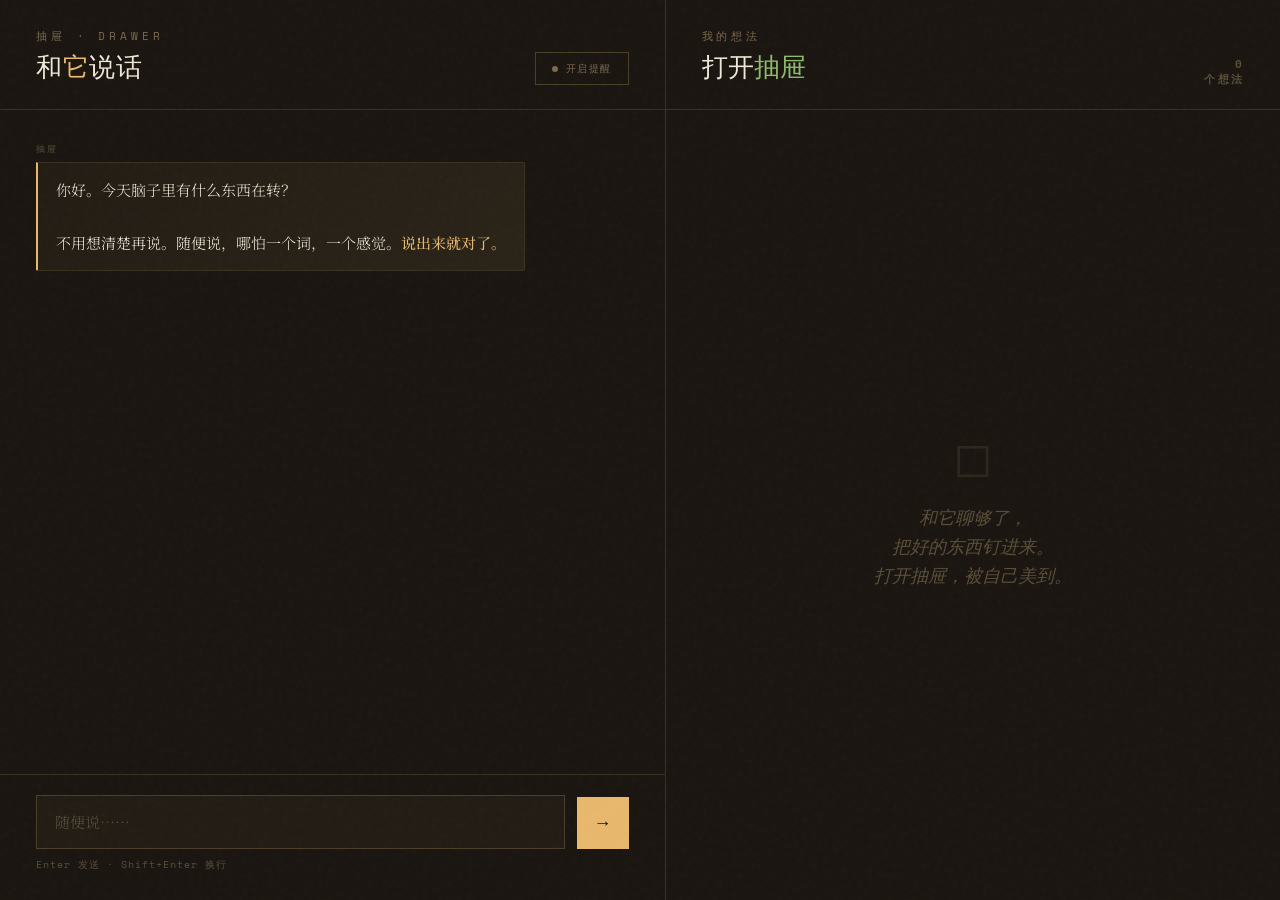
<file: 抽屉.html>
<!DOCTYPE html>
<html lang="zh">
<head>
<meta charset="UTF-8">
<meta name="viewport" content="width=device-width, initial-scale=1.0">
<title>抽屉</title>
<link href="https://fonts.googleapis.com/css2?family=Noto+Serif+SC:wght@300;400;500;600&family=Crimson+Pro:ital,wght@0,300;0,400;1,300;1,400&family=Space+Mono:wght@400;700&display=swap" rel="stylesheet">
<style>
:root {
  --bg: #1a1510;
  --surface: #221c14;
  --surface2: #2a2318;
  --border: #3a3020;
  --border2: #4a3e28;
  --accent: #e8b86d;
  --accent2: #c47a3a;
  --accent3: #8fba6e;
  --text: #f0e8d8;
  --text2: #c8b89a;
  --muted: #7a6a50;
  --muted2: #5a4e38;
  --danger: #c47a6a;
  --glow: rgba(232, 184, 109, 0.08);
}

* { margin: 0; padding: 0; box-sizing: border-box; }

body {
  background: var(--bg);
  color: var(--text);
  font-family: 'Noto Serif SC', serif;
  min-height: 100vh;
  display: flex;
  overflow: hidden;
}

/* Grain overlay */
body::before {
  content: '';
  position: fixed;
  inset: 0;
  background-image: url("data:image/svg+xml,%3Csvg viewBox='0 0 200 200' xmlns='http://www.w3.org/2000/svg'%3E%3Cfilter id='n'%3E%3CfeTurbulence type='fractalNoise' baseFrequency='0.9' numOctaves='4' stitchTiles='stitch'/%3E%3C/filter%3E%3Crect width='100%25' height='100%25' filter='url(%23n)' opacity='0.04'/%3E%3C/svg%3E");
  pointer-events: none;
  z-index: 1000;
  opacity: 0.6;
}

/* Layout */
.app {
  display: flex;
  width: 100%;
  height: 100vh;
}

/* === LEFT PANEL - Chat === */
.chat-panel {
  width: 52%;
  display: flex;
  flex-direction: column;
  border-right: 1px solid var(--border);
  position: relative;
}

/* Header */
.chat-header {
  padding: 28px 36px 24px;
  border-bottom: 1px solid var(--border);
  display: flex;
  align-items: flex-end;
  justify-content: space-between;
  flex-shrink: 0;
}

.app-name {
  font-family: 'Space Mono', monospace;
  font-size: 11px;
  letter-spacing: 0.35em;
  color: var(--muted);
  text-transform: uppercase;
  margin-bottom: 6px;
}

.chat-title {
  font-family: 'Crimson Pro', serif;
  font-size: 26px;
  font-weight: 300;
  color: var(--text);
  letter-spacing: 0.02em;
}

.chat-title span { color: var(--accent); }

.push-btn {
  display: flex;
  align-items: center;
  gap: 8px;
  background: none;
  border: 1px solid var(--border2);
  color: var(--muted);
  padding: 8px 16px;
  font-family: 'Space Mono', monospace;
  font-size: 10px;
  letter-spacing: 0.15em;
  cursor: pointer;
  transition: all 0.3s;
  text-transform: uppercase;
}

.push-btn:hover {
  border-color: var(--accent);
  color: var(--accent);
}

.push-btn.active {
  border-color: var(--accent3);
  color: var(--accent3);
}

.push-dot {
  width: 6px; height: 6px;
  border-radius: 50%;
  background: currentColor;
  animation: pulse 2s infinite;
}

@keyframes pulse {
  0%, 100% { opacity: 1; }
  50% { opacity: 0.3; }
}

/* Messages */
.messages {
  flex: 1;
  overflow-y: auto;
  padding: 32px 36px;
  display: flex;
  flex-direction: column;
  gap: 24px;
  scroll-behavior: smooth;
}

.messages::-webkit-scrollbar { width: 4px; }
.messages::-webkit-scrollbar-track { background: transparent; }
.messages::-webkit-scrollbar-thumb { background: var(--border2); border-radius: 2px; }

.message {
  display: flex;
  flex-direction: column;
  gap: 6px;
  animation: fadeUp 0.4s ease;
}

@keyframes fadeUp {
  from { opacity: 0; transform: translateY(12px); }
  to { opacity: 1; transform: translateY(0); }
}

.message.user { align-items: flex-end; }
.message.ai { align-items: flex-start; }

.msg-label {
  font-family: 'Space Mono', monospace;
  font-size: 9px;
  letter-spacing: 0.25em;
  color: var(--muted2);
  text-transform: uppercase;
}

.msg-bubble {
  max-width: 85%;
  padding: 14px 18px;
  line-height: 1.75;
  font-size: 15px;
  font-weight: 300;
}

.message.user .msg-bubble {
  background: var(--surface2);
  border: 1px solid var(--border2);
  color: var(--text2);
  border-radius: 2px 2px 0 2px;
}

.message.ai .msg-bubble {
  background: linear-gradient(135deg, var(--surface) 0%, var(--surface2) 100%);
  border: 1px solid var(--border);
  border-left: 2px solid var(--accent);
  color: var(--text);
  border-radius: 0 2px 2px 2px;
}

.message.ai .msg-bubble strong {
  color: var(--accent);
  font-weight: 500;
}

/* Typing indicator */
.typing-indicator {
  display: flex;
  align-items: center;
  gap: 5px;
  padding: 14px 18px;
  background: var(--surface);
  border: 1px solid var(--border);
  border-left: 2px solid var(--accent);
  width: fit-content;
}

.typing-dot {
  width: 5px; height: 5px;
  border-radius: 50%;
  background: var(--accent);
  animation: typingBounce 1.2s infinite;
}
.typing-dot:nth-child(2) { animation-delay: 0.2s; }
.typing-dot:nth-child(3) { animation-delay: 0.4s; }

@keyframes typingBounce {
  0%, 60%, 100% { transform: translateY(0); opacity: 0.4; }
  30% { transform: translateY(-5px); opacity: 1; }
}

/* Save to drawer button */
.save-prompt {
  display: flex;
  align-items: center;
  gap: 10px;
  margin-top: 8px;
}

.save-to-drawer {
  background: none;
  border: 1px solid var(--accent2);
  color: var(--accent2);
  padding: 6px 14px;
  font-family: 'Space Mono', monospace;
  font-size: 10px;
  letter-spacing: 0.15em;
  cursor: pointer;
  transition: all 0.25s;
  text-transform: uppercase;
}

.save-to-drawer:hover {
  background: var(--accent2);
  color: var(--bg);
}

.save-to-drawer:disabled {
  opacity: 0.4;
  cursor: default;
}

/* Input */
.chat-input-area {
  padding: 20px 36px 28px;
  border-top: 1px solid var(--border);
  flex-shrink: 0;
  background: var(--bg);
}

.input-row {
  display: flex;
  gap: 12px;
  align-items: flex-end;
}

.chat-input {
  flex: 1;
  background: var(--surface);
  border: 1px solid var(--border2);
  color: var(--text);
  font-family: 'Noto Serif SC', serif;
  font-size: 15px;
  font-weight: 300;
  line-height: 1.6;
  padding: 14px 18px;
  resize: none;
  outline: none;
  min-height: 52px;
  max-height: 160px;
  transition: border-color 0.3s;
}

.chat-input:focus { border-color: var(--accent); }
.chat-input::placeholder { color: var(--muted2); }

.send-btn {
  background: var(--accent);
  border: none;
  color: var(--bg);
  width: 52px;
  height: 52px;
  cursor: pointer;
  font-size: 18px;
  transition: opacity 0.2s, transform 0.2s;
  flex-shrink: 0;
  display: flex;
  align-items: center;
  justify-content: center;
}

.send-btn:hover { opacity: 0.85; transform: translateY(-1px); }
.send-btn:disabled { opacity: 0.3; cursor: default; transform: none; }

.input-hint {
  margin-top: 8px;
  font-family: 'Space Mono', monospace;
  font-size: 10px;
  color: var(--muted2);
  letter-spacing: 0.1em;
}

/* === RIGHT PANEL - Drawer === */
.drawer-panel {
  width: 48%;
  display: flex;
  flex-direction: column;
}

.drawer-header {
  padding: 28px 36px 24px;
  border-bottom: 1px solid var(--border);
  display: flex;
  align-items: flex-end;
  justify-content: space-between;
  flex-shrink: 0;
}

.drawer-title-area {}
.drawer-label {
  font-family: 'Space Mono', monospace;
  font-size: 11px;
  letter-spacing: 0.35em;
  color: var(--muted);
  text-transform: uppercase;
  margin-bottom: 6px;
}

.drawer-title {
  font-family: 'Crimson Pro', serif;
  font-size: 26px;
  font-weight: 300;
  color: var(--text);
}

.drawer-title span { color: var(--accent3); }

.drawer-count {
  font-family: 'Space Mono', monospace;
  font-size: 28px;
  color: var(--muted2);
  font-weight: 700;
  line-height: 1;
}

.drawer-count span {
  font-size: 11px;
  color: var(--muted2);
  letter-spacing: 0.2em;
  display: block;
  text-align: right;
  margin-top: 4px;
}

/* Cards */
.cards-area {
  flex: 1;
  overflow-y: auto;
  padding: 28px 36px;
  display: flex;
  flex-direction: column;
  gap: 16px;
}

.cards-area::-webkit-scrollbar { width: 4px; }
.cards-area::-webkit-scrollbar-track { background: transparent; }
.cards-area::-webkit-scrollbar-thumb { background: var(--border2); border-radius: 2px; }

.empty-state {
  display: flex;
  flex-direction: column;
  align-items: center;
  justify-content: center;
  height: 100%;
  gap: 16px;
  color: var(--muted2);
  text-align: center;
}

.empty-icon {
  font-size: 48px;
  opacity: 0.3;
}

.empty-text {
  font-family: 'Crimson Pro', serif;
  font-size: 18px;
  font-weight: 300;
  font-style: italic;
  line-height: 1.6;
  max-width: 280px;
}

/* Card */
.card {
  background: var(--surface);
  border: 1px solid var(--border);
  padding: 20px 22px;
  position: relative;
  cursor: default;
  transition: border-color 0.3s, transform 0.2s;
  animation: cardIn 0.4s ease;
}

@keyframes cardIn {
  from { opacity: 0; transform: translateX(16px); }
  to { opacity: 1; transform: translateX(0); }
}

.card:hover {
  border-color: var(--border2);
  transform: translateY(-1px);
}

.card-accent {
  position: absolute;
  top: 0; left: 0;
  width: 3px;
  height: 100%;
  background: var(--accent3);
  opacity: 0.6;
}

.card-header {
  display: flex;
  justify-content: space-between;
  align-items: flex-start;
  margin-bottom: 12px;
  gap: 12px;
}

.card-tags {
  display: flex;
  flex-wrap: wrap;
  gap: 6px;
  flex: 1;
}

.card-tag {
  background: var(--surface2);
  border: 1px solid var(--border2);
  padding: 3px 10px;
  font-family: 'Space Mono', monospace;
  font-size: 10px;
  color: var(--accent);
  letter-spacing: 0.08em;
}

.card-actions {
  display: flex;
  gap: 8px;
  flex-shrink: 0;
}

.card-action-btn {
  background: none;
  border: none;
  color: var(--muted2);
  cursor: pointer;
  font-size: 14px;
  padding: 2px 4px;
  transition: color 0.2s;
  line-height: 1;
}

.card-action-btn:hover { color: var(--danger); }
.card-action-btn.expand:hover { color: var(--accent); }

.card-summary {
  font-family: 'Crimson Pro', serif;
  font-size: 17px;
  font-weight: 400;
  line-height: 1.5;
  color: var(--text);
  margin-bottom: 10px;
}

.card-detail {
  font-size: 13px;
  font-weight: 300;
  line-height: 1.7;
  color: var(--text2);
  display: none;
}

.card.expanded .card-detail { display: block; }

.card-footer {
  margin-top: 12px;
  display: flex;
  justify-content: space-between;
  align-items: center;
}

.card-time {
  font-family: 'Space Mono', monospace;
  font-size: 10px;
  color: var(--muted2);
  letter-spacing: 0.1em;
}

.card-status {
  font-family: 'Space Mono', monospace;
  font-size: 10px;
  color: var(--muted2);
  display: flex;
  align-items: center;
  gap: 5px;
}

.status-dot {
  width: 5px; height: 5px;
  border-radius: 50%;
  background: var(--accent3);
}

/* Push notification */
.push-notification {
  position: fixed;
  top: 24px;
  left: 50%;
  transform: translateX(-50%) translateY(-80px);
  background: var(--surface2);
  border: 1px solid var(--accent);
  padding: 14px 24px;
  font-family: 'Space Mono', monospace;
  font-size: 12px;
  color: var(--accent);
  letter-spacing: 0.1em;
  z-index: 999;
  transition: transform 0.4s cubic-bezier(0.34, 1.56, 0.64, 1);
  text-align: center;
}

.push-notification.show {
  transform: translateX(-50%) translateY(0);
}

/* API key modal */
.modal-overlay {
  position: fixed;
  inset: 0;
  background: rgba(0,0,0,0.8);
  z-index: 500;
  display: flex;
  align-items: center;
  justify-content: center;
  backdrop-filter: blur(4px);
}

.modal {
  background: var(--surface);
  border: 1px solid var(--border2);
  padding: 40px;
  max-width: 480px;
  width: 90%;
}

.modal h2 {
  font-family: 'Crimson Pro', serif;
  font-size: 24px;
  font-weight: 300;
  margin-bottom: 12px;
  color: var(--text);
}

.modal p {
  font-size: 14px;
  color: var(--text2);
  line-height: 1.7;
  margin-bottom: 24px;
  font-weight: 300;
}

.modal-input {
  width: 100%;
  background: var(--bg);
  border: 1px solid var(--border2);
  color: var(--text);
  font-family: 'Space Mono', monospace;
  font-size: 13px;
  padding: 14px 16px;
  outline: none;
  margin-bottom: 16px;
  transition: border-color 0.3s;
}

.modal-input:focus { border-color: var(--accent); }

.modal-btn {
  background: var(--accent);
  border: none;
  color: var(--bg);
  padding: 14px 28px;
  font-family: 'Space Mono', monospace;
  font-size: 11px;
  letter-spacing: 0.15em;
  cursor: pointer;
  width: 100%;
  text-transform: uppercase;
  transition: opacity 0.2s;
}

.modal-btn:hover { opacity: 0.85; }

.modal-note {
  margin-top: 12px;
  font-family: 'Space Mono', monospace;
  font-size: 10px;
  color: var(--muted2);
  text-align: center;
  line-height: 1.6;
}

@media (max-width: 768px) {
  .app { flex-direction: column; }
  .chat-panel, .drawer-panel { width: 100%; height: 50vh; }
  .chat-panel { border-right: none; border-bottom: 1px solid var(--border); }
}
</style>
</head>
<body>



<!-- Push notification -->
<div class="push-notification" id="pushNotif">
  ✦ 你在想什么？说出来。
</div>

<div class="app">

  <!-- LEFT: Chat Panel -->
  <div class="chat-panel">
    <div class="chat-header">
      <div>
        <div class="app-name">抽屉 · Drawer</div>
        <div class="chat-title">和<span>它</span>说话</div>
      </div>
      <button class="push-btn" id="pushToggle" onclick="togglePush()">
        <span class="push-dot"></span>
        <span id="pushBtnText">开启提醒</span>
      </button>
    </div>

    <div class="messages" id="messages">
      <div class="message ai">
        <div class="msg-label">抽屉</div>
        <div class="msg-bubble">
          你好。今天脑子里有什么东西在转？<br><br>
          不用想清楚再说。随便说，哪怕一个词，一个感觉。<strong>说出来就对了。</strong>
        </div>
      </div>
    </div>

    <div class="chat-input-area">
      <div class="input-row">
        <textarea
          class="chat-input"
          id="chatInput"
          placeholder="随便说……"
          rows="1"
        ></textarea>
        <button class="send-btn" id="sendBtn" onclick="sendMessage()">→</button>
      </div>
      <div class="input-hint">Enter 发送 · Shift+Enter 换行</div>
    </div>
  </div>

  <!-- RIGHT: Drawer Panel -->
  <div class="drawer-panel">
    <div class="drawer-header">
      <div class="drawer-title-area">
        <div class="drawer-label">我的想法</div>
        <div class="drawer-title">打开<span>抽屉</span></div>
      </div>
      <div class="drawer-count">
        <span id="cardCount">0</span>
        <span>个想法</span>
      </div>
    </div>

    <div class="cards-area" id="cardsArea">
      <div class="empty-state" id="emptyState">
        <div class="empty-icon">◻</div>
        <div class="empty-text">和它聊够了，<br>把好的东西钉进来。<br>打开抽屉，被自己美到。</div>
      </div>
    </div>
  </div>

</div>

<script>
// ─── State ───────────────────────────────────────────
let cards = JSON.parse(localStorage.getItem('drawer_cards') || '[]');
let conversationHistory = [];
let isLoading = false;
let pushInterval = null;
let pushEnabled = false;

// ─── Init ─────────────────────────────────────────────
window.addEventListener('load', () => {
  renderCards();
  autoResizeTextarea();
});

// ─── Auto resize textarea ─────────────────────────────
function autoResizeTextarea() {
  const ta = document.getElementById('chatInput');
  ta.addEventListener('input', () => {
    ta.style.height = 'auto';
    ta.style.height = Math.min(ta.scrollHeight, 160) + 'px';
  });
  ta.addEventListener('keydown', (e) => {
    if (e.key === 'Enter' && !e.shiftKey) {
      e.preventDefault();
      sendMessage();
    }
  });
}

// ─── Send message ─────────────────────────────────────
async function sendMessage() {
  const input = document.getElementById('chatInput');
  const text = input.value.trim();
  if (!text || isLoading) return;
  input.value = '';
  input.style.height = 'auto';

  appendMessage('user', text);
  conversationHistory.push({ role: 'user', content: text });

  setLoading(true);
  showTyping();

  try {
    const response = await fetch('https://api.anthropic.com/v1/messages', {
      method: 'POST',
      headers: {
        'Content-Type': 'application/json',
      },
      body: JSON.stringify({
        model: 'claude-sonnet-4-20250514',
        max_tokens: 1000,
        system: `你是"抽屉"，一个帮用户捕捉和深化想法的AI伙伴。

你的风格：
- 简洁，不啰嗦，每次回复100-200字左右
- 像一个真正在听、真正在想的朋友
- 追问要精准，戳到点子上，不要泛泛而问
- 偶尔反将一军，说出用户自己都没意识到的东西
- 中文，口语化，有温度但不腻

你的任务：
1. 先理解用户说的是什么
2. 找到最有意思/最值得深挖的那一个点
3. 用一个好问题把他推得更深
4. 如果用户的想法已经足够清晰，告诉他"这个可以钉进抽屉了"

不要给建议列表，不要说教，不要总结。就是追问、挖深、陪他想。`,
        messages: conversationHistory
      })
    });

    removeTyping();

    if (!response.ok) {
      const err = await response.json();
      throw new Error(err.error?.message || '请求失败');
    }

    const data = await response.json();
    const aiText = data.content.map(b => b.text || '').join('');

    conversationHistory.push({ role: 'assistant', content: aiText });

    const msgIndex = appendAiMessage(aiText);
    currentAiMessageIndex = msgIndex;

  } catch (err) {
    removeTyping();
    appendMessage('ai', `出了点问题：${err.message}。检查一下 API Key 是否有效？`);
  } finally {
    setLoading(false);
  }
}

// ─── DOM helpers ──────────────────────────────────────
function appendMessage(role, text) {
  const messages = document.getElementById('messages');
  const div = document.createElement('div');
  div.className = `message ${role}`;

  const label = role === 'user' ? '你' : '抽屉';
  div.innerHTML = `
    <div class="msg-label">${label}</div>
    <div class="msg-bubble">${formatText(text)}</div>
  `;

  messages.appendChild(div);
  messages.scrollTop = messages.scrollHeight;
  return div;
}

function appendAiMessage(text) {
  const messages = document.getElementById('messages');
  const div = document.createElement('div');
  div.className = 'message ai';

  const shouldShowSave = conversationHistory.length >= 4;
  const saveHtml = shouldShowSave ? `
    <div class="save-prompt">
      <button class="save-to-drawer" onclick="saveToDrawer(this)">✦ 钉进抽屉</button>
    </div>
  ` : '';

  div.innerHTML = `
    <div class="msg-label">抽屉</div>
    <div class="msg-bubble">${formatText(text)}</div>
    ${saveHtml}
  `;

  messages.appendChild(div);
  messages.scrollTop = messages.scrollHeight;
  return div;
}

function formatText(text) {
  return text
    .replace(/\*\*(.*?)\*\*/g, '<strong>$1</strong>')
    .replace(/\n/g, '<br>');
}

let typingEl = null;
function showTyping() {
  const messages = document.getElementById('messages');
  typingEl = document.createElement('div');
  typingEl.className = 'message ai';
  typingEl.innerHTML = `
    <div class="msg-label">抽屉</div>
    <div class="typing-indicator">
      <span class="typing-dot"></span>
      <span class="typing-dot"></span>
      <span class="typing-dot"></span>
    </div>
  `;
  messages.appendChild(typingEl);
  messages.scrollTop = messages.scrollHeight;
}

function removeTyping() {
  if (typingEl) { typingEl.remove(); typingEl = null; }
}

function setLoading(v) {
  isLoading = v;
  document.getElementById('sendBtn').disabled = v;
  document.getElementById('chatInput').disabled = v;
}

// ─── Save to drawer ───────────────────────────────────
async function saveToDrawer(btn) {
  btn.disabled = true;
  btn.textContent = '提炼中…';

  const recent = conversationHistory.slice(-6);
  const contextText = recent.map(m => `${m.role === 'user' ? '用户' : 'AI'}: ${m.content}`).join('\n');

  try {
    const response = await fetch('https://api.anthropic.com/v1/messages', {
      method: 'POST',
      headers: {
        'Content-Type': 'application/json',
      },
      body: JSON.stringify({
        model: 'claude-sonnet-4-20250514',
        max_tokens: 400,
        system: `从对话中提炼核心想法，返回JSON格式，不要任何markdown包裹：
{
  "summary": "一句话，20字以内，点睛之笔，用第一人称，像日记开头",
  "detail": "展开说明，50-80字，保留思考的质感和原话的味道",
  "tags": ["关键词1", "关键词2", "关键词3"]
}`,
        messages: [{ role: 'user', content: `请提炼这段对话的核心想法：\n\n${contextText}` }]
      })
    });

    const data = await response.json();
    const raw = data.content.map(b => b.text || '').join('').replace(/```json|```/g, '').trim();
    const parsed = JSON.parse(raw);

    const card = {
      id: Date.now(),
      summary: parsed.summary,
      detail: parsed.detail,
      tags: parsed.tags || [],
      time: new Date().toLocaleString('zh-CN', { month: 'numeric', day: 'numeric', hour: '2-digit', minute: '2-digit' }),
      timestamp: Date.now()
    };

    cards.unshift(card);
    localStorage.setItem('drawer_cards', JSON.stringify(cards));
    renderCards();

    btn.textContent = '✓ 已钉入';
    btn.style.borderColor = 'var(--accent3)';
    btn.style.color = 'var(--accent3)';

  } catch (err) {
    btn.disabled = false;
    btn.textContent = '✦ 钉进抽屉';
    alert('提炼失败，请重试');
  }
}

// ─── Render cards ─────────────────────────────────────
function renderCards() {
  const area = document.getElementById('cardsArea');
  const empty = document.getElementById('emptyState');
  const count = document.getElementById('cardCount');

  count.textContent = cards.length;

  if (cards.length === 0) {
    empty.style.display = 'flex';
    // Remove all cards
    [...area.querySelectorAll('.card')].forEach(c => c.remove());
    return;
  }

  empty.style.display = 'none';
  area.innerHTML = '';
  area.appendChild(document.getElementById('emptyState') || createEmptyState());

  cards.forEach(card => {
    const div = document.createElement('div');
    div.className = 'card';
    div.id = `card-${card.id}`;

    div.innerHTML = `
      <div class="card-accent"></div>
      <div class="card-header">
        <div class="card-tags">
          ${card.tags.map(t => `<span class="card-tag">${t}</span>`).join('')}
        </div>
        <div class="card-actions">
          <button class="card-action-btn expand" onclick="toggleCard(${card.id})" title="展开">⊕</button>
          <button class="card-action-btn" onclick="deleteCard(${card.id})" title="删除">×</button>
        </div>
      </div>
      <div class="card-summary">${card.summary}</div>
      <div class="card-detail">${card.detail}</div>
      <div class="card-footer">
        <div class="card-time">${card.time}</div>
        <div class="card-status"><span class="status-dot"></span>已钉入</div>
      </div>
    `;

    area.appendChild(div);
  });
}

function toggleCard(id) {
  const card = document.getElementById(`card-${id}`);
  if (card) card.classList.toggle('expanded');
}

function deleteCard(id) {
  cards = cards.filter(c => c.id !== id);
  localStorage.setItem('drawer_cards', JSON.stringify(cards));
  renderCards();
}

// ─── Push reminder ────────────────────────────────────
const pushMessages = [
  '✦ 你在想什么？说出来。',
  '✦ 今天脑子里转了什么？',
  '✦ 有什么没说完的吗？',
  '✦ 抽屉在等你。',
  '✦ 那个爽感还在吗？快说。',
];

function togglePush() {
  pushEnabled = !pushEnabled;
  const btn = document.getElementById('pushToggle');
  const text = document.getElementById('pushBtnText');

  if (pushEnabled) {
    btn.classList.add('active');
    text.textContent = '提醒中…';
    // Request notification permission
    if ('Notification' in window) {
      Notification.requestPermission();
    }
    // Show in-app push every 30 mins
    pushInterval = setInterval(showPushNotif, 30 * 60 * 1000);
    // Show immediately as confirmation
    showPushNotif('✦ 提醒已开启，每30分钟来敲你一次。');
  } else {
    btn.classList.remove('active');
    text.textContent = '开启提醒';
    clearInterval(pushInterval);
    pushInterval = null;
  }
}

function showPushNotif(customMsg) {
  const notif = document.getElementById('pushNotif');
  notif.textContent = customMsg || pushMessages[Math.floor(Math.random() * pushMessages.length)];
  notif.classList.add('show');
  setTimeout(() => notif.classList.remove('show'), 4000);

  // Also try browser notification
  if (!customMsg && 'Notification' in window && Notification.permission === 'granted') {
    new Notification('抽屉', {
      body: '你在想什么？来说出来。',
      icon: '📦'
    });
  }
}

function createEmptyState() {
  const div = document.createElement('div');
  div.id = 'emptyState';
  div.className = 'empty-state';
  div.innerHTML = `
    <div class="empty-icon">◻</div>
    <div class="empty-text">和它聊够了，<br>把好的东西钉进来。<br>打开抽屉，被自己美到。</div>
  `;
  return div;
}
</script>
</body>
</html>
</file>
<file: world-window-galaxy.css>
/* ==========================================================================
   World Window · Galaxy prototype
   ========================================================================== */
:root {
  --bg: #030305;
  --ink: #efe6d8;
  --muted: rgba(239, 230, 216, 0.58);
  --faint: rgba(239, 230, 216, 0.3);
  --line: rgba(239, 230, 216, 0.14);
  --orange: #f08a4b;
  --gold: #f4c27a;
  --cyan: #7fdcf0;
  --serif: 'Cormorant Garamond', 'Instrument Serif', Georgia, 'Times New Roman', serif;
  --display: 'Instrument Serif', 'Cormorant Garamond', Georgia, serif;
  --mono: 'JetBrains Mono', ui-monospace, 'SFMono-Regular', Consolas, monospace;
  --sans: 'Inter', system-ui, -apple-system, 'Segoe UI', 'PingFang SC', 'Microsoft YaHei', sans-serif;
  --ease: cubic-bezier(0.2, 0.8, 0.2, 1);
}

* { box-sizing: border-box; margin: 0; padding: 0; }
html, body { width: 100%; height: 100%; overflow: hidden; background: var(--bg); color: var(--ink); font-family: var(--sans); -webkit-font-smoothing: antialiased; }
.mono { font-family: var(--mono); }
button { font: inherit; color: inherit; background: none; border: 0; cursor: pointer; }

#gl { position: fixed; inset: 0; width: 100%; height: 100%; display: block; cursor: grab; }
#gl.dragging { cursor: grabbing; }
#gl.pointing { cursor: pointer; }

.vignette {
  position: fixed; inset: 0; pointer-events: none;
  background:
    radial-gradient(130% 95% at 58% 52%, transparent 48%, rgba(0, 0, 0, 0.7) 100%),
    linear-gradient(180deg, rgba(0, 0, 0, 0.35), transparent 18%, transparent 82%, rgba(0, 0, 0, 0.45));
}

/* ---------------- Labels ---------------- */
#labels { position: fixed; inset: 0; pointer-events: none; overflow: hidden; }
.label {
  position: absolute; left: 0; top: 0; white-space: nowrap;
  font-family: var(--serif); font-weight: 500; letter-spacing: 0.01em;
  opacity: 0; transition: opacity 0.7s var(--ease), color 0.3s, filter 0.3s;
  will-change: transform, opacity;
}
.label.idea { font-size: 17px; font-weight: 600; color: #ffa86b; text-shadow: 0 0 2px rgba(0, 0, 0, 0.95), 0 0 6px rgba(0, 0, 0, 0.8), 0 0 16px rgba(240, 138, 75, 0.55); }
.label.light { font-size: 24px; color: #9ee8f7; text-shadow: 0 0 2px rgba(0, 0, 0, 0.9), 0 0 8px rgba(0, 0, 0, 0.6), 0 0 20px rgba(127, 220, 240, 0.6); }
.label .sub {
  display: block; font-family: var(--mono); font-size: 9px; font-weight: 400;
  letter-spacing: 0.2em; text-transform: uppercase; opacity: 0.55; margin-top: 1px;
}
.label.light .sub { text-align: right; }
.label.idea .sub { text-align: center; }
.label.show { opacity: 1; }
.label.focus { filter: brightness(1.35); }
.label.dwarf { color: #a9b8cf; text-shadow: 0 0 10px rgba(169, 184, 207, 0.4); }
.label.dormant { color: #c79a74; }

/* ---------------- HUD ---------------- */
.hud { position: fixed; inset: 0; pointer-events: none; }
.hud > * { opacity: 0; transition: opacity 1.4s var(--ease), transform 1.4s var(--ease); }
.hud.on > * { opacity: 1; }
.hud.on > .hud-title { transition-delay: 0.1s; }
.hud.on > .hud-top { transition-delay: 0.35s; }
.hud.on > .hud-ruler { transition-delay: 0.5s; }
.hud.on > .hud-bl, .hud.on > .hud-br { transition-delay: 0.7s; }
.hud.on > .hud-legend { transition-delay: 0.9s; }

.corner { position: absolute; width: 22px; height: 22px; border-color: rgba(239, 230, 216, 0.45); border-style: solid; border-width: 0; }
.corner.tl { top: 14px; left: 14px; border-top-width: 1px; border-left-width: 1px; }
.corner.tr { top: 14px; right: 14px; border-top-width: 1px; border-right-width: 1px; }
.corner.bl { bottom: 14px; left: 14px; border-bottom-width: 1px; border-left-width: 1px; }
.corner.br { bottom: 14px; right: 14px; border-bottom-width: 1px; border-right-width: 1px; }

.hud-title {
  position: absolute; top: 26px; left: 30px; padding: 14px 22px 16px 18px;
  background: linear-gradient(135deg, rgba(22, 20, 20, 0.62), rgba(12, 12, 14, 0.25));
  backdrop-filter: blur(6px); border-left: 1px solid rgba(240, 138, 75, 0.55);
}
.hud-title h1 { font-family: var(--display); font-style: italic; font-weight: 400; font-size: 46px; line-height: 1; letter-spacing: 0.005em; color: #f6efe4; }
.hud-date { margin-top: 12px; font-size: 10.5px; letter-spacing: 0.24em; color: var(--orange); }
.hud-counts { margin-top: 10px; font-family: var(--serif); font-size: 15px; color: var(--muted); letter-spacing: 0.04em; }
.hud-counts b { color: var(--ink); font-weight: 500; }
.hud-counts .c { color: var(--cyan); }

.hud-top { position: absolute; top: 18px; left: 50%; transform: translateX(-50%); font-size: 10px; letter-spacing: 0.32em; color: var(--faint); }
.hud-top .sep { color: rgba(240, 138, 75, 0.7); margin: 0 4px; }

.hud-ruler { position: absolute; left: 30px; top: 50%; transform: translateY(-40%); width: 30px; height: 260px; display: flex; flex-direction: column; align-items: center; gap: 12px; }
.hud-ruler .compass { width: 24px; height: 24px; border: 1px solid rgba(239, 230, 216, 0.4); border-radius: 50%; display: grid; place-items: center; font-family: var(--mono); font-size: 9px; color: var(--ink); }
.hud-ruler .ticks { flex: 1; width: 12px; background: repeating-linear-gradient(180deg, rgba(239, 230, 216, 0.45) 0 1px, transparent 1px 8px); mask: linear-gradient(180deg, transparent, #000 15%, #000 85%, transparent); }
.hud-ruler .ruler-label { font-size: 8px; letter-spacing: 0.3em; color: var(--faint); writing-mode: vertical-rl; }

.tr-cross { position: absolute; top: 40px; right: 46px; width: 64px; height: 44px; border-top: 1px solid rgba(239, 230, 216, 0.4); }
.tr-cross::before { content: ''; position: absolute; right: 20px; top: -14px; width: 1px; height: 40px; background: rgba(239, 230, 216, 0.4); }
.tr-cross::after { content: ''; position: absolute; right: -6px; top: 10px; width: 8px; height: 8px; border: 1px solid rgba(239, 230, 216, 0.4); }

.hud-bl { position: absolute; left: 30px; bottom: 30px; font-size: 10px; letter-spacing: 0.16em; line-height: 1.75; color: rgba(240, 138, 75, 0.8); }
.hud-bl b { font-weight: 400; color: var(--orange); }
.barcode { margin-top: 8px; width: 92px; height: 10px; background: repeating-linear-gradient(90deg, rgba(239, 230, 216, 0.75) 0 2px, transparent 2px 4px, rgba(239, 230, 216, 0.75) 4px 5px, transparent 5px 9px, rgba(239, 230, 216, 0.75) 9px 12px, transparent 12px 14px); }

.hud-br { position: absolute; right: 30px; bottom: 30px; font-size: 10px; letter-spacing: 0.16em; line-height: 1.75; color: var(--muted); text-align: right; }
.hud-br b { font-weight: 400; color: var(--ink); }
.zoom-bar { margin-top: 8px; margin-left: auto; width: 96px; height: 10px; border: 1px solid rgba(239, 230, 216, 0.5); padding: 1px; }
.zoom-bar i { display: block; height: 100%; width: 40%; background: linear-gradient(90deg, rgba(240, 138, 75, 0.35), var(--orange)); transition: width 0.3s; }

.hud-legend { position: absolute; right: 30px; top: 50%; transform: translateY(-50%); display: flex; flex-direction: column; gap: 12px; font-size: 9px; letter-spacing: 0.2em; color: var(--faint); writing-mode: vertical-rl; }
.hud-legend span { display: flex; align-items: center; gap: 8px; }
.hud-legend .dot { width: 6px; height: 6px; border-radius: 50%; display: inline-block; }
.hud-legend .dot.gold { background: var(--gold); box-shadow: 0 0 8px var(--gold); }
.hud-legend .dot.cyan { background: var(--cyan); box-shadow: 0 0 8px var(--cyan); }
.hud-legend .ring { width: 8px; height: 8px; border-radius: 50%; border: 1px solid var(--ink); display: inline-block; }

/* ---------------- Nudge ---------------- */
.nudge {
  position: fixed; left: 30px; bottom: 30px; width: 300px; padding: 18px 20px 18px;
  background: linear-gradient(180deg, rgba(30, 30, 34, 0.78), rgba(18, 18, 22, 0.86));
  backdrop-filter: blur(16px); border: 1px solid var(--line); border-radius: 16px;
  box-shadow: 0 20px 60px rgba(0, 0, 0, 0.5);
  opacity: 0; transform: translateY(24px); pointer-events: none;
  transition: opacity 1.1s var(--ease), transform 1.1s var(--ease);
}
.nudge.on { opacity: 1; transform: none; pointer-events: auto; }
.nudge.hide { opacity: 0; transform: translateY(24px); pointer-events: none; }
.nudge-kicker { font-size: 9.5px; letter-spacing: 0.26em; color: var(--orange); }
.nudge h3 { margin-top: 10px; font-family: var(--serif); font-weight: 500; font-size: 22px; color: #f6efe4; }
.nudge p { margin-top: 6px; font-family: var(--serif); font-size: 15px; line-height: 1.4; color: var(--muted); }
.nudge-btn {
  margin-top: 14px; width: 100%; display: flex; justify-content: space-between; align-items: center;
  padding: 10px 14px; border-radius: 10px; border: 1px solid rgba(127, 220, 240, 0.28);
  background: rgba(127, 220, 240, 0.06); font-family: var(--serif); font-size: 15px; color: #dff6fb;
  transition: background 0.3s, border-color 0.3s, box-shadow 0.3s;
}
.nudge-btn:hover { background: rgba(127, 220, 240, 0.14); border-color: rgba(127, 220, 240, 0.6); box-shadow: 0 0 24px rgba(127, 220, 240, 0.18); }
.nudge-btn .arrow { color: var(--cyan); }

/* ---------------- Tooltip ---------------- */
.tooltip {
  position: fixed; left: 0; top: 0; max-width: 280px; padding: 12px 14px 11px; pointer-events: none;
  background: rgba(14, 14, 17, 0.86); backdrop-filter: blur(12px);
  border: 1px solid var(--line); border-radius: 12px; box-shadow: 0 14px 40px rgba(0, 0, 0, 0.5);
  opacity: 0; transform: translateY(6px); transition: opacity 0.25s, transform 0.25s;
}
.tooltip.show { opacity: 1; transform: none; }
.tt-kicker { font-size: 9px; letter-spacing: 0.22em; color: var(--orange); }
.tooltip.light .tt-kicker { color: var(--cyan); }
.tt-title { margin-top: 6px; font-family: var(--serif); font-size: 19px; font-weight: 500; color: #f6efe4; }
.tt-body { margin-top: 4px; font-family: var(--serif); font-size: 14px; line-height: 1.35; color: var(--muted); }
.tt-hint { margin-top: 9px; font-size: 8.5px; letter-spacing: 0.24em; color: var(--faint); }

/* ---------------- Letter (compact, translucent, expandable) ---------------- */
.letter {
  position: fixed; top: 96px; right: 28px; width: 340px; max-height: calc(100vh - 140px);
  padding: 22px 22px 18px; overflow-y: auto; overscroll-behavior: contain;
  background: linear-gradient(180deg, rgba(22, 22, 28, 0.42), rgba(12, 12, 16, 0.5));
  backdrop-filter: blur(14px) saturate(1.2); -webkit-backdrop-filter: blur(14px) saturate(1.2);
  border: 1px solid rgba(239, 230, 216, 0.12); border-radius: 16px;
  box-shadow: 0 18px 50px rgba(0, 0, 0, 0.35);
  opacity: 0; transform: translateX(24px) scale(0.98); pointer-events: none;
  transition: opacity 0.5s var(--ease), transform 0.6s var(--ease);
  scrollbar-width: thin; scrollbar-color: rgba(239, 230, 216, 0.2) transparent;
  --accent: var(--cyan);
}
.letter.open { opacity: 1; transform: none; pointer-events: auto; }
.letter.idea { --accent: var(--orange); }
.letter::before { content: ''; position: absolute; left: 22px; right: 22px; top: 0; height: 1px; background: linear-gradient(90deg, transparent, var(--accent), transparent); opacity: 0.8; }
.letter-close { position: absolute; top: 10px; right: 10px; width: 28px; height: 28px; border-radius: 50%; font-size: 18px; line-height: 1; color: var(--muted); transition: background 0.2s, color 0.2s; z-index: 2; }
.letter-close:hover { background: rgba(255, 255, 255, 0.08); color: var(--ink); }

.postmark {
  position: absolute; top: 34px; right: 22px; width: 52px; height: 52px; border-radius: 50%;
  border: 1px dashed color-mix(in srgb, var(--accent) 55%, transparent);
  display: flex; flex-direction: column; align-items: center; justify-content: center; gap: 1px;
  font-size: 4.5px; letter-spacing: 0.16em; color: color-mix(in srgb, var(--accent) 70%, transparent);
  transform: rotate(-14deg); opacity: 0.7; pointer-events: none;
}
.postmark b { font-size: 9px; font-weight: 500; letter-spacing: 0.06em; color: var(--accent); }

.l-kicker { font-family: var(--mono); font-size: 8.5px; letter-spacing: 0.22em; color: var(--accent); padding-right: 30px; line-height: 1.6; }
.l-title { margin-top: 12px; padding-right: 58px; font-family: var(--display); font-style: italic; font-weight: 400; font-size: 32px; line-height: 1.05; color: #f8f1e6; }
.l-zh { margin-top: 6px; font-size: 12.5px; letter-spacing: 0.12em; color: var(--muted); }
.l-desc { margin-top: 14px; font-family: var(--serif); font-size: 16px; line-height: 1.45; color: #ece3d5; }
.l-anchor { margin-top: 12px; display: flex; align-items: center; gap: 8px; font-family: var(--serif); font-size: 14px; color: var(--muted); }
.l-anchor .line { flex: 0 0 28px; height: 1px; background: repeating-linear-gradient(90deg, var(--cyan) 0 4px, transparent 4px 7px); }
.l-anchor b { color: var(--orange); font-weight: 500; }
.l-anchor b.c { color: var(--cyan); }

.l-more { display: grid; grid-template-rows: 0fr; transition: grid-template-rows 0.5s var(--ease), opacity 0.4s; opacity: 0; }
.letter.expanded .l-more { grid-template-rows: 1fr; opacity: 1; }
.l-more-inner { overflow: hidden; min-height: 0; }
.l-meta { margin-top: 16px; display: flex; flex-wrap: wrap; gap: 6px; }
.l-chip { font-family: var(--mono); font-size: 8px; letter-spacing: 0.14em; padding: 4px 8px; border-radius: 999px; border: 1px solid var(--line); color: var(--muted); }
.l-chip.accent { border-color: color-mix(in srgb, var(--accent) 45%, transparent); color: var(--accent); }
.l-desc-zh { margin-top: 12px; font-size: 12.5px; line-height: 1.7; color: var(--muted); }
.l-section { margin-top: 14px; padding: 12px 14px; border-radius: 12px; background: rgba(255, 255, 255, 0.03); border: 1px solid var(--line); }
.l-section h4 { font-family: var(--mono); font-weight: 400; font-size: 8.5px; letter-spacing: 0.22em; color: var(--accent); }
.l-section p { margin-top: 7px; font-family: var(--serif); font-size: 14.5px; line-height: 1.45; color: #e9e0d2; }
.l-section p.zh { margin-top: 5px; font-family: var(--sans); font-size: 12px; line-height: 1.7; color: var(--muted); }
.l-timeline { margin-top: 10px; display: flex; flex-direction: column; gap: 9px; padding-left: 12px; border-left: 1px solid var(--line); }
.l-timeline div { position: relative; font-family: var(--serif); font-size: 14px; color: #e9e0d2; }
.l-timeline div::before { content: ''; position: absolute; left: -16px; top: 6px; width: 6px; height: 6px; border-radius: 50%; background: var(--accent); box-shadow: 0 0 6px var(--accent); }
.l-timeline span { display: block; font-family: var(--mono); font-size: 8px; letter-spacing: 0.18em; color: var(--faint); }

.l-expand {
  margin-top: 12px; display: inline-flex; align-items: center; gap: 6px; padding: 4px 0;
  font-family: var(--mono); font-size: 9px; letter-spacing: 0.18em; color: var(--muted); transition: color 0.2s;
}
.l-expand:hover { color: var(--accent); }
.l-expand i { font-style: normal; font-size: 12px; transition: transform 0.4s var(--ease); }
.l-expand .less { display: none; }
.letter.expanded .l-expand .more { display: none; }
.letter.expanded .l-expand .less { display: inline; }
.letter.expanded .l-expand i { transform: rotate(180deg); }

.l-actions { margin-top: 12px; display: flex; gap: 8px; }
.l-btn {
  flex: 1; display: flex; justify-content: space-between; align-items: center; gap: 8px; padding: 9px 12px; border-radius: 10px;
  border: 1px solid var(--line); background: rgba(255, 255, 255, 0.02); font-family: var(--serif); font-size: 15px; color: var(--ink);
  transition: background 0.3s, border-color 0.3s, box-shadow 0.3s, color 0.3s;
}
.l-btn small { font-family: var(--sans); font-size: 10.5px; color: var(--faint); }
.l-btn:hover { background: rgba(255, 255, 255, 0.06); border-color: rgba(239, 230, 216, 0.3); }
.l-btn.primary { border-color: color-mix(in srgb, var(--accent) 45%, transparent); background: color-mix(in srgb, var(--accent) 10%, transparent); color: #f8f1e6; }
.l-btn.primary:hover { box-shadow: 0 0 20px color-mix(in srgb, var(--accent) 20%, transparent); background: color-mix(in srgb, var(--accent) 16%, transparent); }
.l-btn.done { border-color: rgba(244, 194, 122, 0.6); color: var(--gold); }
/* ---------------- Toast ---------------- */
.toast {
  position: fixed; left: 50%; top: 64px; transform: translate(-50%, -10px); padding: 10px 18px; border-radius: 999px;
  background: rgba(20, 20, 24, 0.85); border: 1px solid rgba(244, 194, 122, 0.4); backdrop-filter: blur(12px);
  font-family: var(--serif); font-size: 15px; color: var(--gold); opacity: 0; pointer-events: none;
  transition: opacity 0.5s, transform 0.5s var(--ease);
}
.toast.show { opacity: 1; transform: translate(-50%, 0); }

/* ---------------- Intro veil ---------------- */
.veil { position: fixed; inset: 0; display: grid; place-items: center; background: #020203; transition: opacity 1.8s ease; pointer-events: none; }
.veil.gone { opacity: 0; }
.veil-inner { text-align: center; opacity: 0; transform: translateY(10px); animation: veilIn 1.4s 0.15s var(--ease) forwards; }
.veil.gone .veil-inner { animation: veilOut 1.2s var(--ease) forwards; }
.veil-kicker { font-size: 10px; letter-spacing: 0.4em; color: var(--orange); }
.veil-title { margin-top: 18px; font-family: var(--display); font-style: italic; font-size: 54px; color: #f6efe4; }
.veil-zh { margin-top: 14px; font-size: 14px; letter-spacing: 0.2em; color: var(--muted); }
@keyframes veilIn { to { opacity: 1; transform: none; } }
@keyframes veilOut { from { opacity: 1; transform: none; letter-spacing: 0; } to { opacity: 0; transform: scale(1.06); filter: blur(6px); } }
.skip-hint { position: fixed; bottom: 26px; left: 50%; transform: translateX(-50%); font-size: 9px; letter-spacing: 0.3em; color: var(--faint); transition: opacity 0.8s; pointer-events: none; }
.skip-hint.gone { opacity: 0; }
</file>
